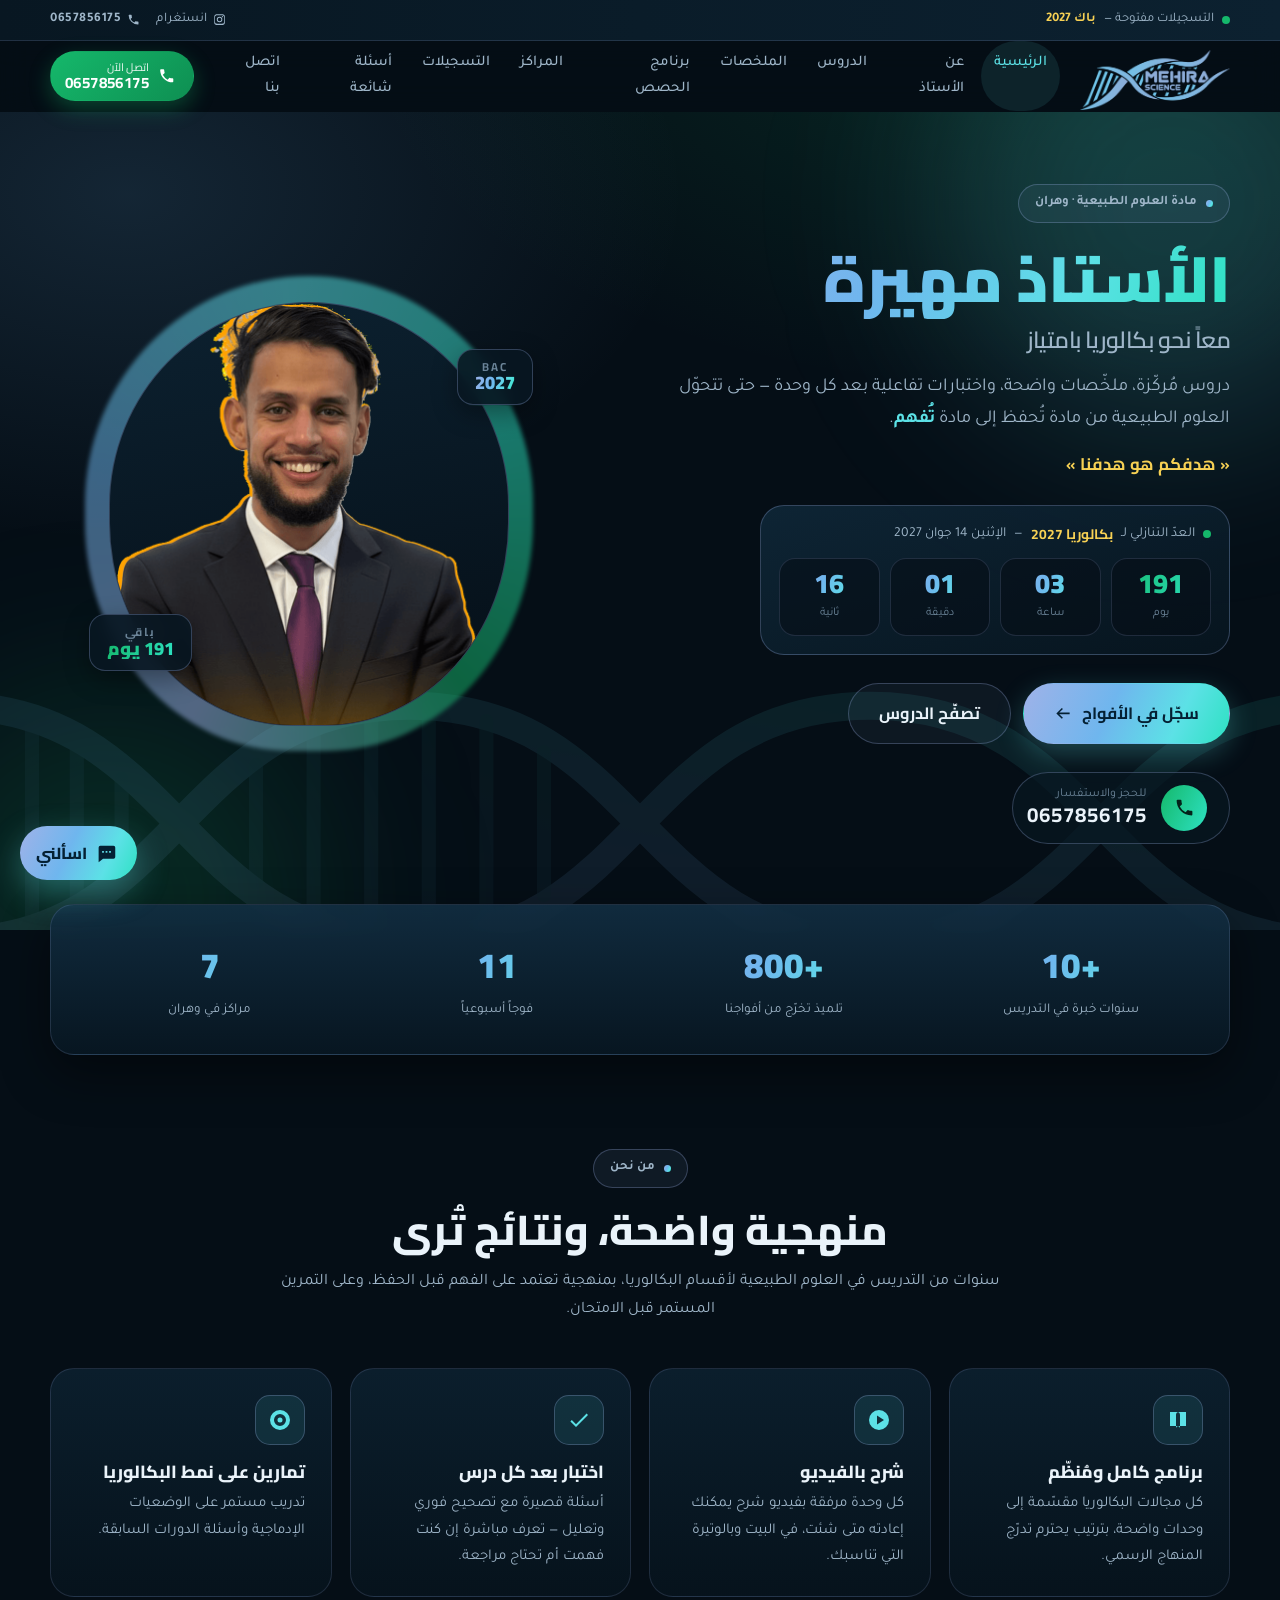
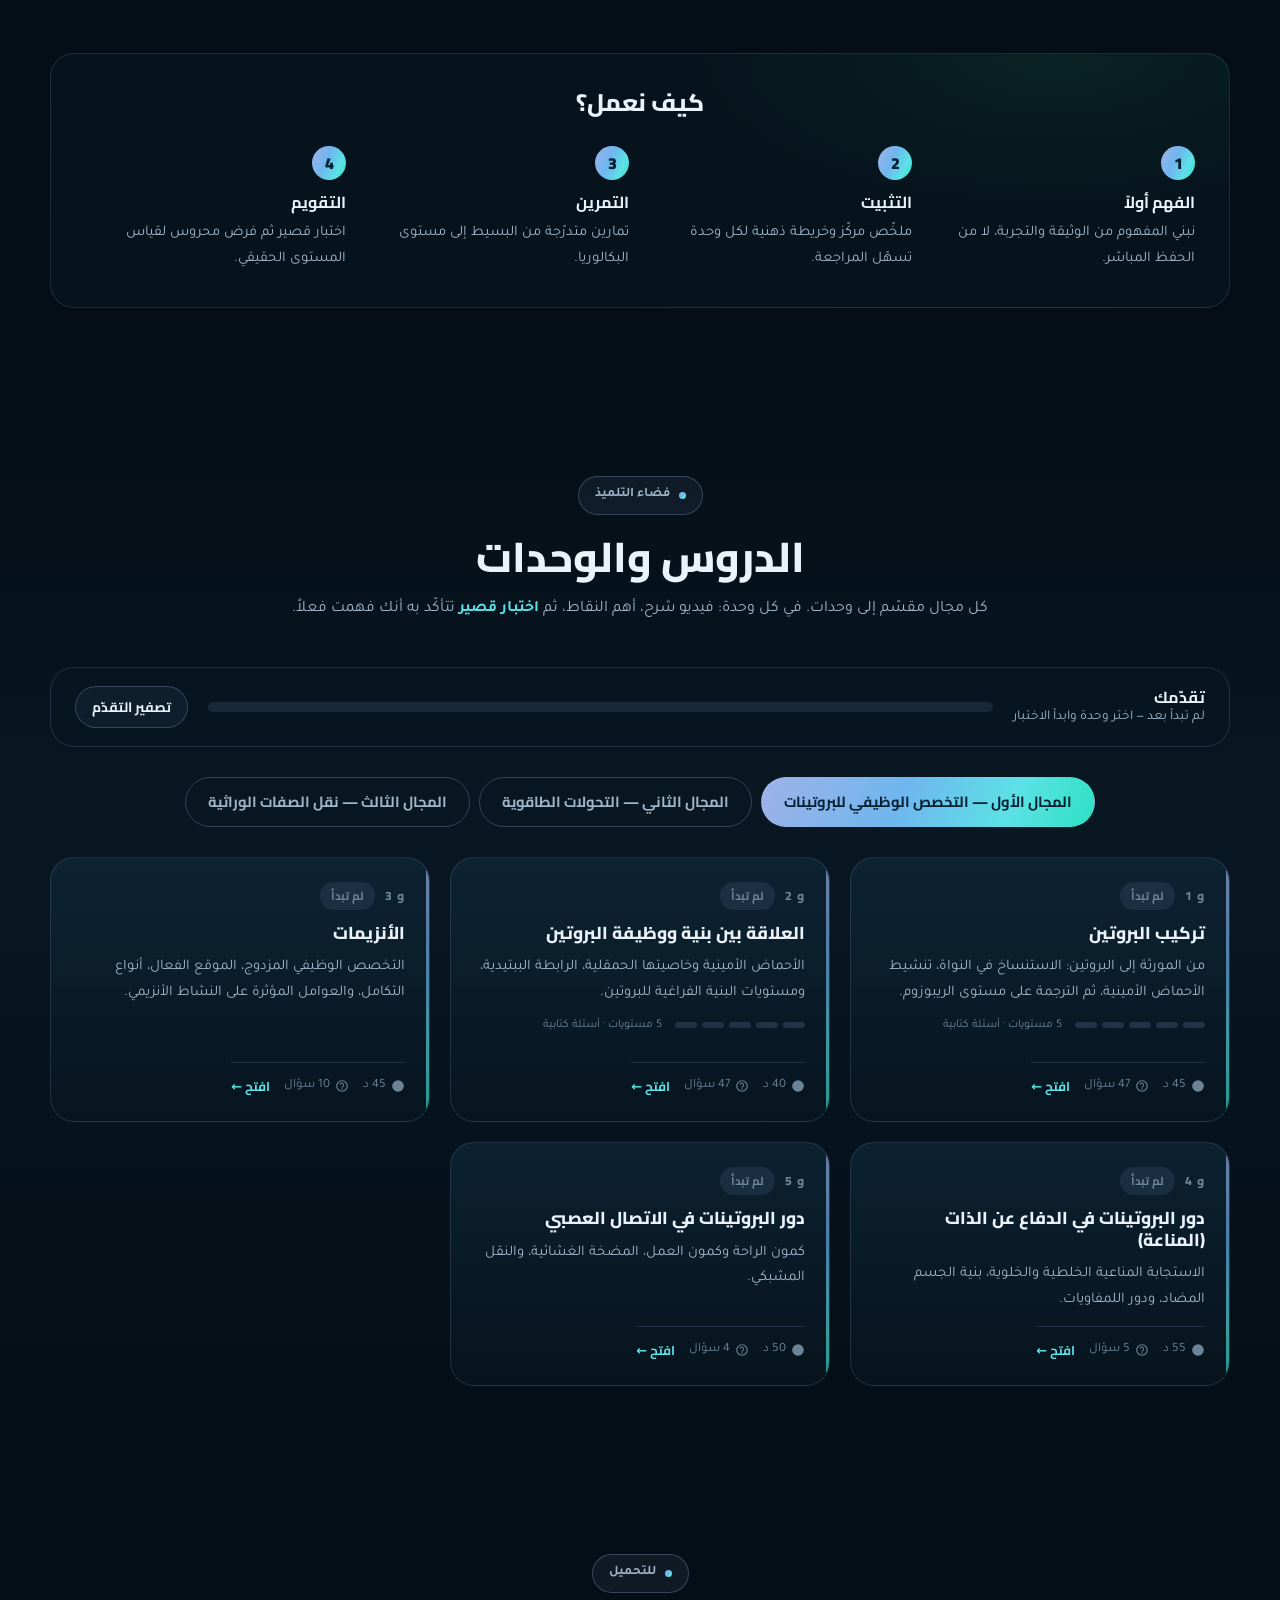
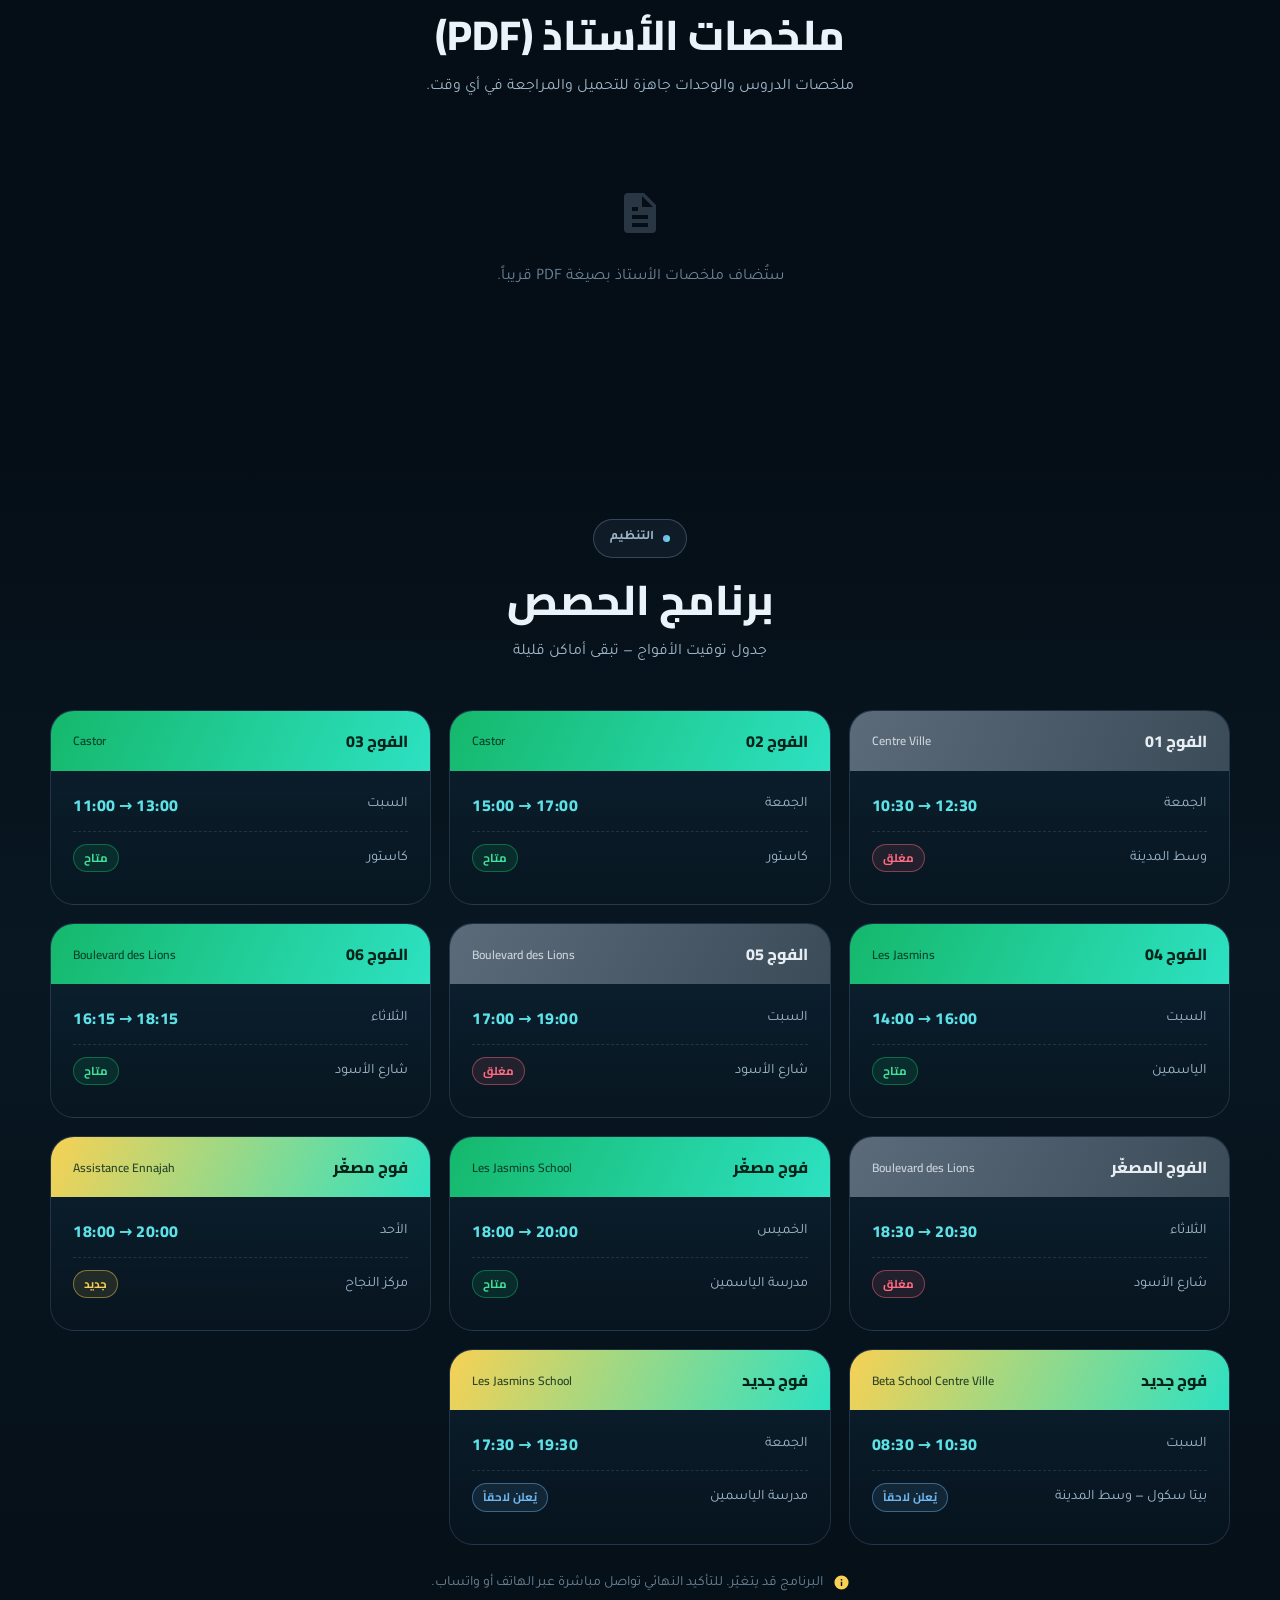
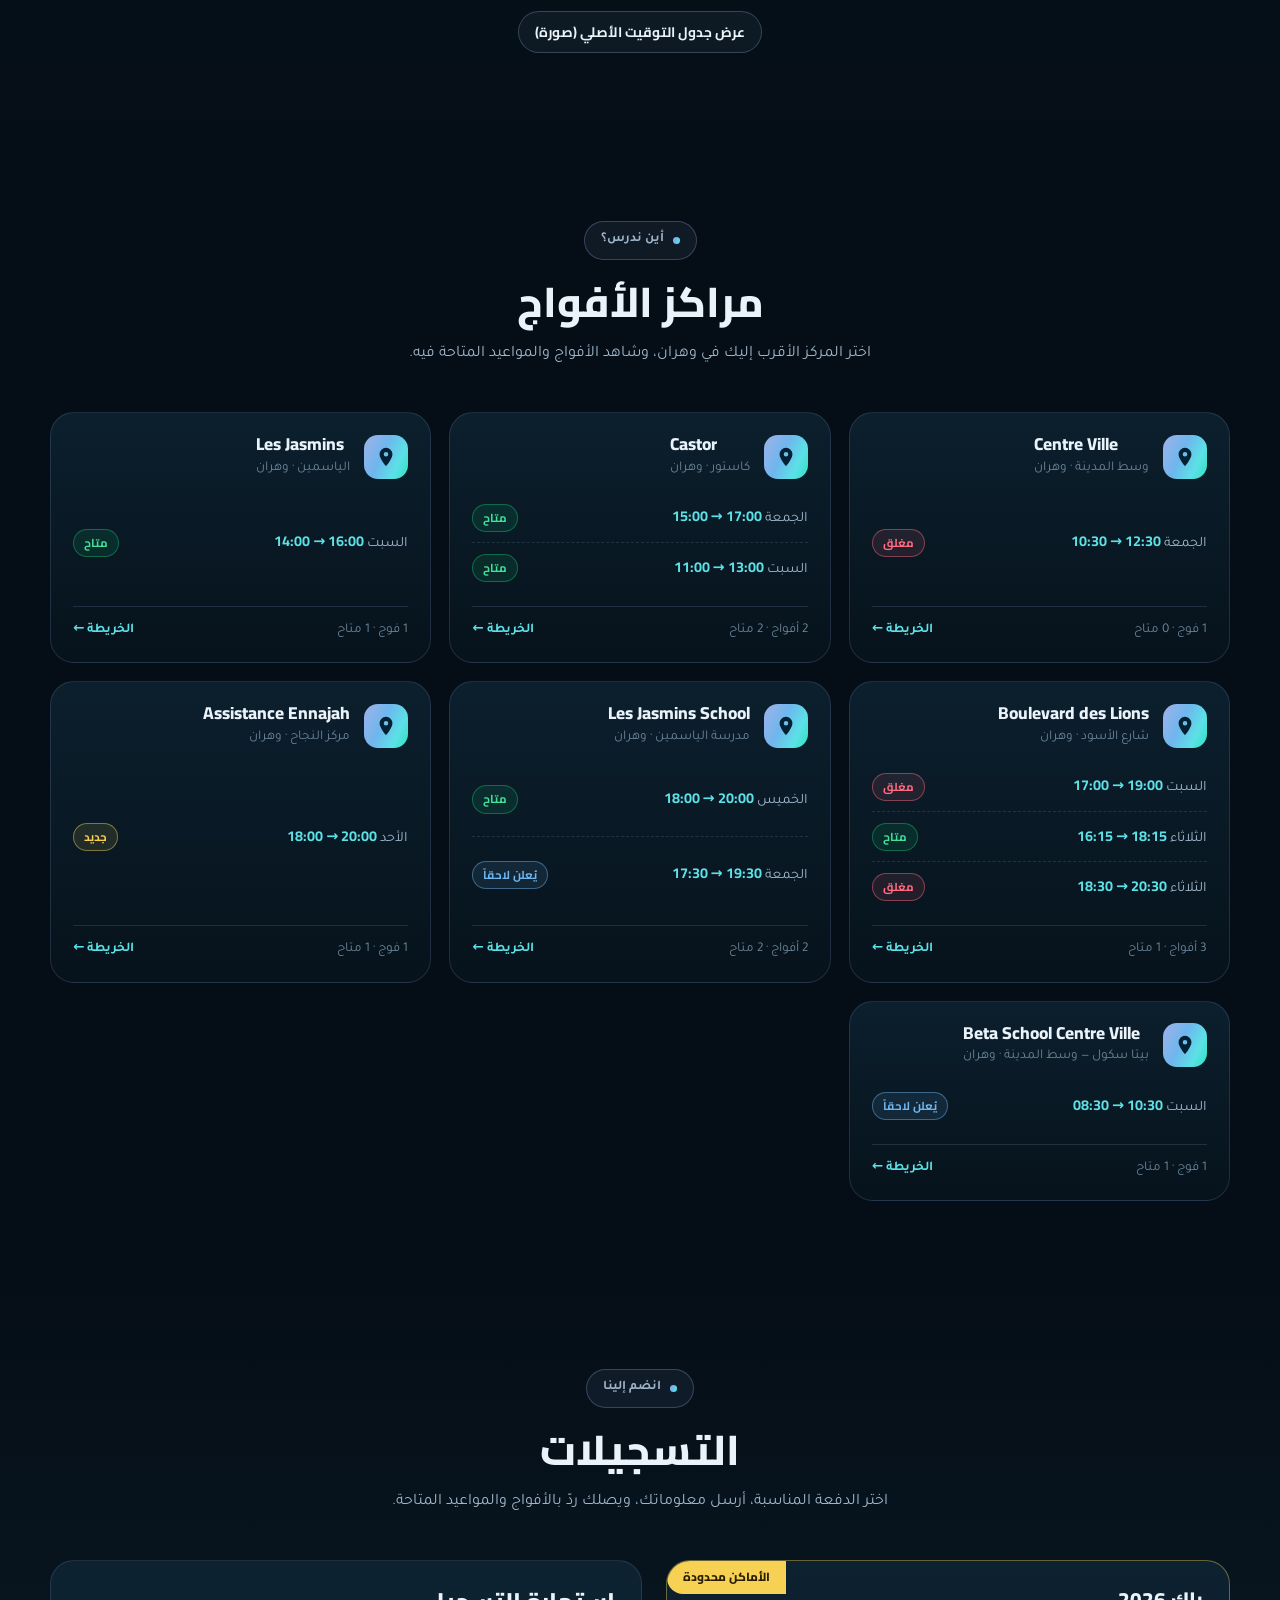
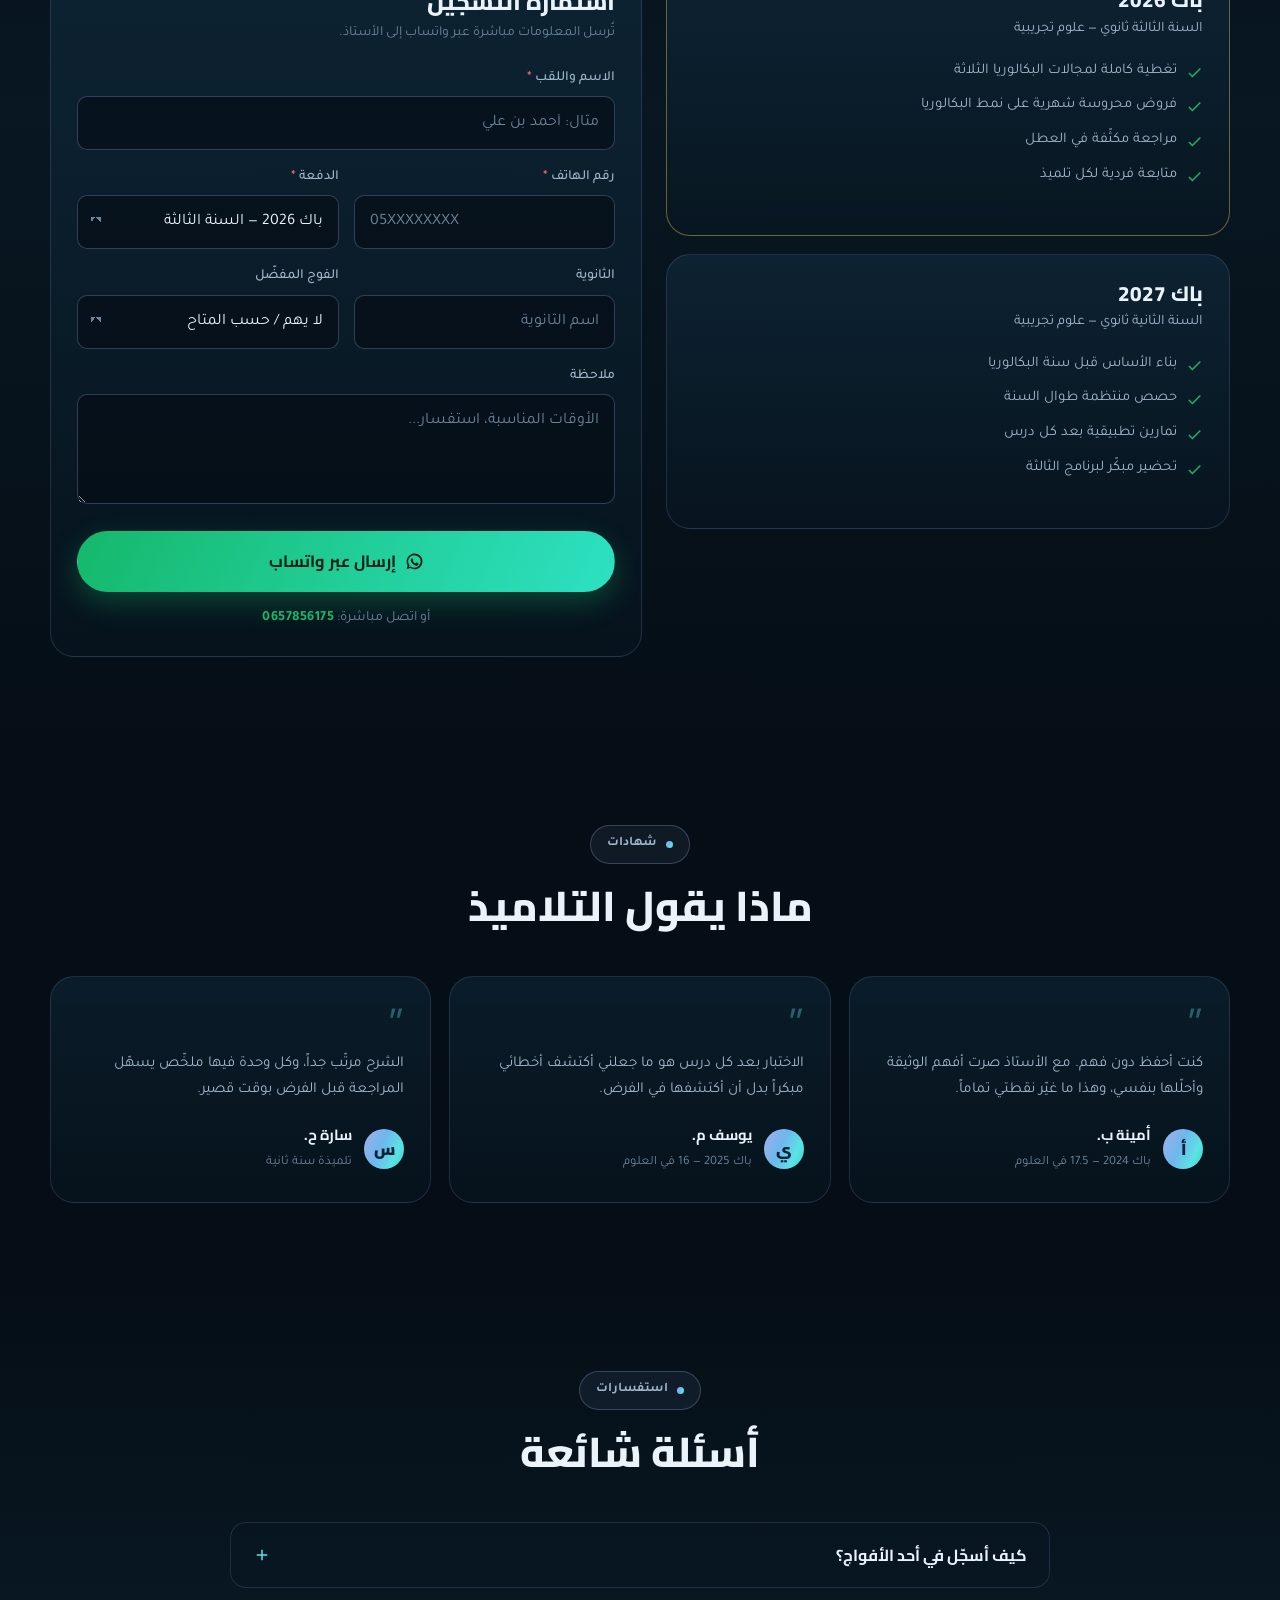
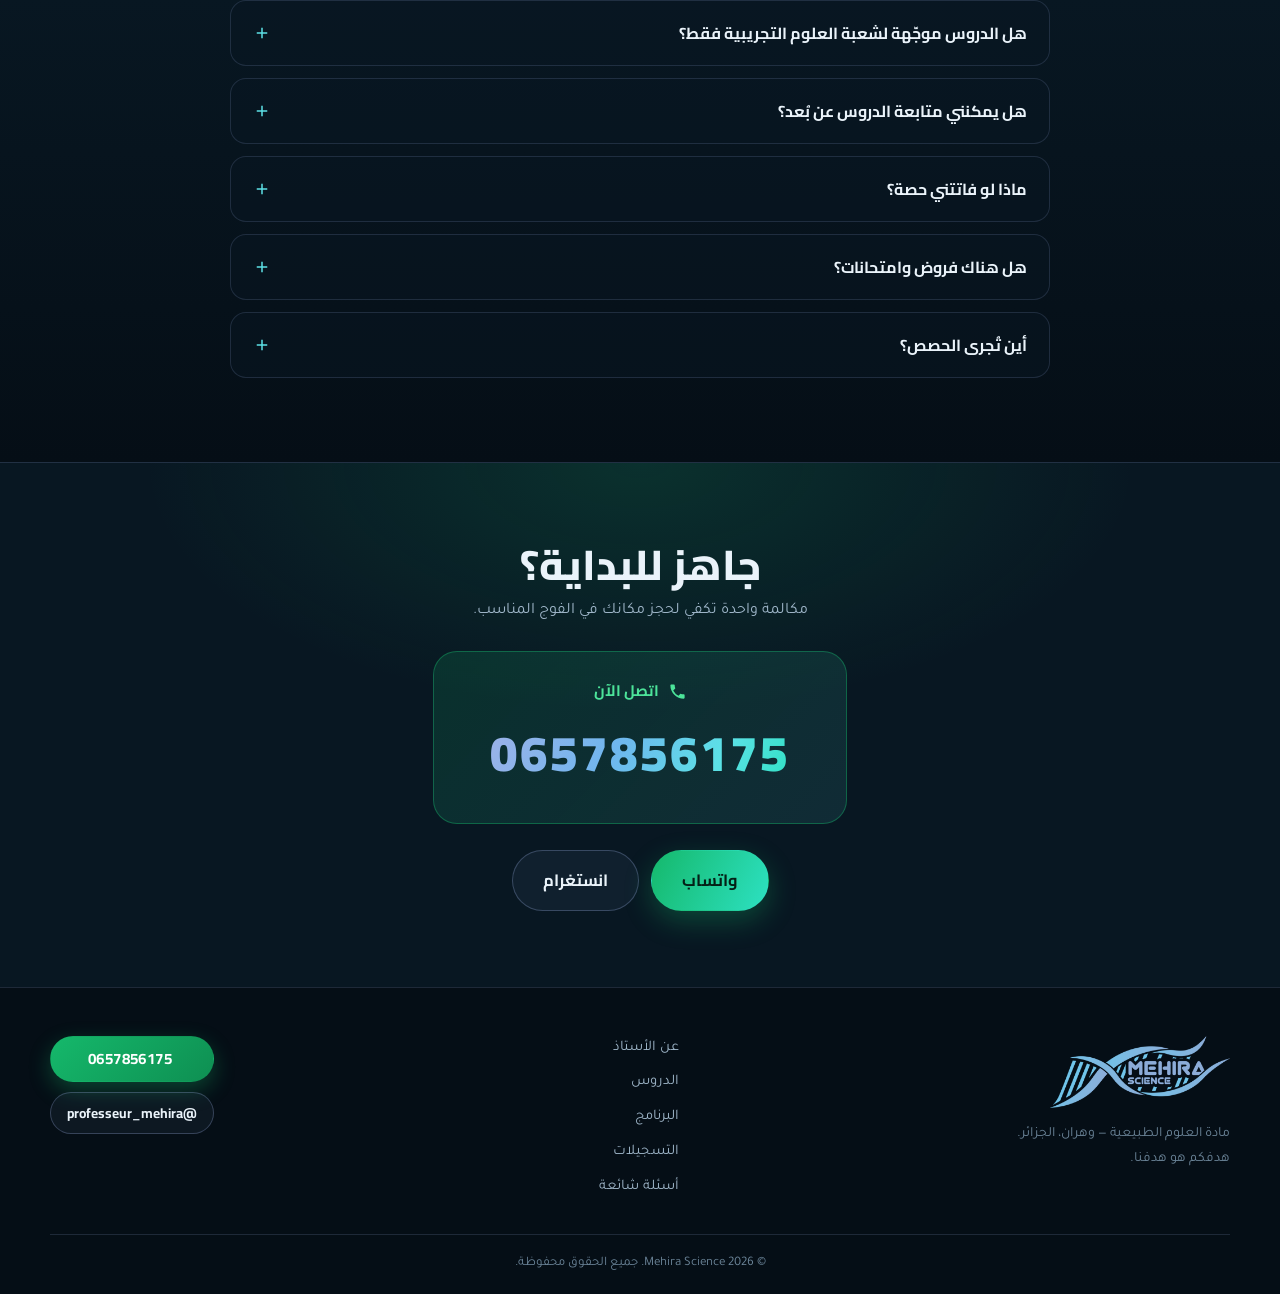
<file: index.html>
<!doctype html>
<html lang="ar" dir="rtl">
<head>
<meta charset="utf-8">
<meta name="viewport" content="width=device-width, initial-scale=1, viewport-fit=cover">
<title>الأستاذ مهيرة | العلوم الطبيعية — باك 2026 و 2027</title>
<meta name="description" content="دروس وحصص العلوم الطبيعية مع الأستاذ مهيرة بوهران. شرح مفصّل لكل الوحدات، اختبارات تفاعلية بعد كل درس، وبرنامج حصص منظّم لتلاميذ البكالوريا.">
<meta name="theme-color" content="#061018">

<meta property="og:type" content="website">
<meta property="og:title" content="الأستاذ مهيرة | العلوم الطبيعية">
<meta property="og:description" content="هدفكم هو هدفنا — دروس العلوم الطبيعية لباك 2026 و 2027.">
<meta property="og:image" content="assets/img/og.jpg">
<meta property="og:locale" content="ar_DZ">

<link rel="icon" href="assets/img/favicon.svg" type="image/svg+xml">
<link rel="apple-touch-icon" href="assets/img/logo.png">

<link rel="preconnect" href="https://fonts.googleapis.com">
<link rel="preconnect" href="https://fonts.gstatic.com" crossorigin>
<link href="https://fonts.googleapis.com/css2?family=Cairo:wght@400;600;700;800;900&family=Tajawal:wght@300;400;500;700;800&display=swap" rel="stylesheet">

<link rel="stylesheet" href="assets/css/style.css">
</head>

<body>

<a class="skip" href="#main">تخطّي إلى المحتوى</a>

<!-- ======================================================= شريط علوي -->
<div class="topbar">
  <div class="wrap topbar__in">
    <p class="topbar__msg">
      <span class="pulse"></span>
      التسجيلات مفتوحة — <strong>باك 2027</strong>
    </p>
    <div class="topbar__links">
      <a class="topbar__link" data-ig href="#" target="_blank" rel="noopener">
        <svg viewBox="0 0 24 24" aria-hidden="true"><path d="M12 2.2c3.2 0 3.6 0 4.9.07 1.2.05 1.8.25 2.2.42.56.22.96.48 1.38.9.42.42.68.82.9 1.38.17.4.37 1 .42 2.2.06 1.3.07 1.7.07 4.9s0 3.6-.07 4.9c-.05 1.2-.25 1.8-.42 2.2-.22.56-.48.96-.9 1.38-.42.42-.82.68-1.38.9-.4.17-1 .37-2.2.42-1.3.06-1.7.07-4.9.07s-3.6 0-4.9-.07c-1.2-.05-1.8-.25-2.2-.42a3.8 3.8 0 0 1-1.38-.9 3.8 3.8 0 0 1-.9-1.38c-.17-.4-.37-1-.42-2.2C2.2 15.6 2.2 15.2 2.2 12s0-3.6.07-4.9c.05-1.2.25-1.8.42-2.2.22-.56.48-.96.9-1.38.42-.42.82-.68 1.38-.9.4-.17 1-.37 2.2-.42C8.4 2.2 8.8 2.2 12 2.2m0 2c-3.1 0-3.5 0-4.7.07-.9.04-1.4.2-1.7.32-.43.17-.73.37-1.05.69-.32.32-.52.62-.69 1.05-.12.3-.28.8-.32 1.7C3.47 9.3 3.46 9.7 3.46 12s0 2.7.07 3.9c.04.9.2 1.4.32 1.7.17.43.37.73.69 1.05.32.32.62.52 1.05.69.3.12.8.28 1.7.32 1.2.06 1.6.07 4.7.07s3.5 0 4.7-.07c.9-.04 1.4-.2 1.7-.32.43-.17.73-.37 1.05-.69.32-.32.52-.62.69-1.05.12-.3.28-.8.32-1.7.06-1.2.07-1.6.07-3.9s0-2.7-.07-3.9c-.04-.9-.2-1.4-.32-1.7a2.9 2.9 0 0 0-.69-1.05 2.9 2.9 0 0 0-1.05-.69c-.3-.12-.8-.28-1.7-.32-1.2-.06-1.6-.07-4.7-.07z"/><path d="M12 6.9a5.1 5.1 0 1 0 0 10.2 5.1 5.1 0 0 0 0-10.2zm0 8.4a3.3 3.3 0 1 1 0-6.6 3.3 3.3 0 0 1 0 6.6z"/><circle cx="17.3" cy="6.7" r="1.2"/></svg>
        <span>انستغرام</span>
      </a>
      <a class="topbar__link topbar__link--phone" data-tel href="#">
        <svg viewBox="0 0 24 24" aria-hidden="true"><path d="M6.6 10.8a15.1 15.1 0 0 0 6.6 6.6l2.2-2.2c.3-.3.7-.4 1-.2 1.2.4 2.4.6 3.6.6.6 0 1 .5 1 1V20c0 .6-.4 1-1 1A17 17 0 0 1 3 4c0-.6.5-1 1-1h3.5c.6 0 1 .4 1 1 0 1.3.2 2.5.6 3.6.1.4 0 .8-.2 1l-2.3 2.2z"/></svg>
        <span dir="ltr" data-phone>—</span>
      </a>
    </div>
  </div>
</div>

<!-- ======================================================= الترويسة -->
<header class="site-header" id="siteHeader">
  <div class="wrap site-header__in">

    <a class="logo" href="#home" aria-label="الأستاذ مهيرة — الصفحة الرئيسية">
      <span class="logo__mark">
        <img src="assets/img/logo.png" alt="" data-logo
             onerror="this.closest('.logo__mark').classList.add('is-fallback');this.remove()">
        <svg class="logo__helix" viewBox="0 0 64 64" aria-hidden="true">
          <defs>
            <linearGradient id="gHelix" x1="0" y1="1" x2="1" y2="0">
              <stop offset="0" stop-color="#9FB2E8"/><stop offset=".5" stop-color="#6FB6EE"/><stop offset="1" stop-color="#5CE1E6"/>
            </linearGradient>
          </defs>
          <g fill="none" stroke="url(#gHelix)" stroke-width="4.5" stroke-linecap="round">
            <path d="M10 12C22 12 22 52 34 52S46 12 58 12"/>
            <path d="M10 52C22 52 22 12 34 12S46 52 58 52"/>
            <path d="M15 21h7M15 43h7M42 21h7M42 43h7" stroke-width="3" opacity=".7"/>
          </g>
        </svg>
      </span>
      <span class="logo__text"><strong>MEHIRA</strong><em>SCIENCE</em></span>
    </a>

    <nav class="nav" id="nav" aria-label="القائمة الرئيسية">
      <a href="#home">الرئيسية</a>
      <a href="#about">عن الأستاذ</a>
      <a href="#lessons">الدروس</a>
      <a href="#resources">الملخصات</a>
      <a href="#schedule">برنامج الحصص</a>
      <a href="#centers">المراكز</a>
      <a href="#register">التسجيلات</a>
      <a href="#faq">أسئلة شائعة</a>
      <a href="#contact">اتصل بنا</a>
    </nav>

    <div class="site-header__cta">
      <a class="btn btn--call" data-tel href="#">
        <svg viewBox="0 0 24 24" aria-hidden="true"><path d="M6.6 10.8a15.1 15.1 0 0 0 6.6 6.6l2.2-2.2c.3-.3.7-.4 1-.2 1.2.4 2.4.6 3.6.6.6 0 1 .5 1 1V20c0 .6-.4 1-1 1A17 17 0 0 1 3 4c0-.6.5-1 1-1h3.5c.6 0 1 .4 1 1 0 1.3.2 2.5.6 3.6.1.4 0 .8-.2 1l-2.3 2.2z"/></svg>
        <span class="btn__stack">
          <small>اتصل الآن</small>
          <b dir="ltr" data-phone>—</b>
        </span>
      </a>
      <button class="burger" id="burger" aria-label="فتح القائمة" aria-expanded="false" aria-controls="nav">
        <span></span><span></span><span></span>
      </button>
    </div>

  </div>
</header>

<main id="main">

<!-- ======================================================= البطل -->
<section class="hero" id="home">
  <div class="hero__bg" aria-hidden="true">
    <div class="hero__glow hero__glow--a"></div>
    <div class="hero__glow hero__glow--b"></div>
    <svg class="hero__dna" viewBox="0 0 1200 420" preserveAspectRatio="xMidYMid slice">
      <defs>
        <linearGradient id="gDna" x1="0" y1="1" x2="1" y2="0">
          <stop offset="0" stop-color="#9FB2E8"/><stop offset=".45" stop-color="#6FB6EE"/><stop offset="1" stop-color="#2DE1C2"/>
        </linearGradient>
      </defs>
      <g fill="none" stroke="url(#gDna)" stroke-linecap="round">
        <path d="M60 118C240 118 240 302 420 302S600 118 780 118S960 302 1140 302" stroke-width="22"/>
        <path d="M60 302C240 302 240 118 420 118S600 302 780 302S960 118 1140 118" stroke-width="22"/>
        <g stroke-width="11" opacity=".5">
          <path d="M90 121v178M125 132v156M160 151v118M195 175v70M300 164v92M345 137v146M390 121v178M435 119v182M480 130v160M525 154v112"/>
        </g>
      </g>
    </svg>
  </div>

  <div class="wrap hero__in">
    <div class="hero__copy">
      <p class="eyebrow"><span class="eyebrow__dot"></span> مادة العلوم الطبيعية · وهران</p>

      <h1 class="hero__title">
        <span class="grad">الأستاذ مهيرة</span>
        <span class="hero__title-sub">معاً نحو بكالوريا بامتياز</span>
      </h1>

      <p class="hero__lead">
        دروس مُركّزة، ملخّصات واضحة، واختبارات تفاعلية بعد كل وحدة —
        حتى تتحوّل العلوم الطبيعية من مادة تُحفظ إلى مادة <strong>تُفهم</strong>.
      </p>

      <p class="hero__motto">« هدفكم هو هدفنا »</p>

      <div class="countdown" id="bacCountdown" aria-label="العدّ التنازلي للبكالوريا">
        <p class="countdown__label">
          <span class="pulse"></span>
          العدّ التنازلي لـ <b id="bacLabel"></b> — <span id="bacDate"></span>
        </p>
        <div class="countdown__grid" role="timer">
          <div class="countdown__cell"><b data-cd="d">—</b><span>يوم</span></div>
          <div class="countdown__cell"><b data-cd="h">—</b><span>ساعة</span></div>
          <div class="countdown__cell"><b data-cd="m">—</b><span>دقيقة</span></div>
          <div class="countdown__cell"><b data-cd="s">—</b><span>ثانية</span></div>
        </div>
      </div>

      <div class="hero__actions">
        <a class="btn btn--primary btn--lg" href="#register">
          سجّل في الأفواج
          <svg viewBox="0 0 24 24" aria-hidden="true"><path d="M10 19l1.4-1.4L6.8 13H20v-2H6.8l4.6-4.6L10 5l-7 7z"/></svg>
        </a>
        <a class="btn btn--ghost btn--lg" href="#lessons">تصفّح الدروس</a>
      </div>

      <a class="trust-call" data-tel href="#">
        <span class="trust-call__ring">
          <svg viewBox="0 0 24 24" aria-hidden="true"><path d="M6.6 10.8a15.1 15.1 0 0 0 6.6 6.6l2.2-2.2c.3-.3.7-.4 1-.2 1.2.4 2.4.6 3.6.6.6 0 1 .5 1 1V20c0 .6-.4 1-1 1A17 17 0 0 1 3 4c0-.6.5-1 1-1h3.5c.6 0 1 .4 1 1 0 1.3.2 2.5.6 3.6.1.4 0 .8-.2 1l-2.3 2.2z"/></svg>
        </span>
        <span class="trust-call__txt">
          <small>للحجز والاستفسار</small>
          <b dir="ltr" data-phone>—</b>
        </span>
      </a>
    </div>

    <div class="hero__photo">
      <div class="hero__photo-ring" aria-hidden="true"></div>
      <div class="hero__photo-frame">
        <img src="assets/img/professor.png" alt="صورة الأستاذ مهيرة"
             onerror="this.closest('.hero__photo').classList.add('is-missing');this.remove()">
        <div class="photo-ph" aria-hidden="true">
          <svg viewBox="0 0 24 24"><path d="M12 12a5 5 0 1 0 0-10 5 5 0 0 0 0 10zm0 2c-5 0-9 2.5-9 5.5V22h18v-2.5c0-3-4-5.5-9-5.5z"/></svg>
          <p>ضع صورة الأستاذ هنا<br><code>assets/img/professor.png</code></p>
        </div>
      </div>
      <div class="hero__badge hero__badge--a"><b>BAC</b><span>2027</span></div>
      <div class="hero__badge hero__badge--b"><b>باقي</b><span id="bacDays">—</span></div>
    </div>
  </div>
</section>

<!-- ======================================================= أرقام -->
<section class="stats" aria-label="أرقام">
  <div class="wrap stats__grid" id="statsGrid"></div>
</section>

<!-- ======================================================= عن الأستاذ -->
<section class="section" id="about">
  <div class="wrap">
    <div class="sec-head">
      <p class="eyebrow"><span class="eyebrow__dot"></span> من نحن</p>
      <h2>منهجية واضحة، ونتائج تُرى</h2>
      <p class="sec-head__lead">
        سنوات من التدريس في العلوم الطبيعية لأقسام البكالوريا، بمنهجية تعتمد على
        الفهم قبل الحفظ، وعلى التمرين المستمر قبل الامتحان.
      </p>
    </div>

    <div class="features" id="featuresGrid"></div>

    <div class="method">
      <h3 class="method__title">كيف نعمل؟</h3>
      <ol class="method__steps" id="methodSteps"></ol>
    </div>
  </div>
</section>

<!-- ======================================================= الدروس -->
<section class="section section--alt" id="lessons">
  <div class="wrap">
    <div class="sec-head">
      <p class="eyebrow"><span class="eyebrow__dot"></span> فضاء التلميذ</p>
      <h2>الدروس والوحدات</h2>
      <p class="sec-head__lead">
        كل مجال مقسّم إلى وحدات. في كل وحدة: فيديو شرح، أهم النقاط،
        ثم <strong>اختبار قصير</strong> تتأكّد به أنك فهمت فعلاً.
      </p>
    </div>

    <div class="progress-card">
      <div class="progress-card__txt">
        <b>تقدّمك</b>
        <span id="progressLabel">لم تبدأ بعد — اختر وحدة وابدأ الاختبار</span>
      </div>
      <div class="progress-card__bar"><i id="progressBar"></i></div>
      <button class="btn btn--ghost btn--sm" id="resetProgress" type="button">تصفير التقدّم</button>
    </div>

    <div class="tabs" id="fieldTabs" role="tablist" aria-label="المجالات"></div>
    <div class="units" id="unitsGrid"></div>
  </div>
</section>

<!-- ======================================================= الملخصات -->
<section class="section" id="resources">
  <div class="wrap">
    <div class="sec-head">
      <p class="eyebrow"><span class="eyebrow__dot"></span> للتحميل</p>
      <h2>ملخصات الأستاذ (PDF)</h2>
      <p class="sec-head__lead">ملخصات الدروس والوحدات جاهزة للتحميل والمراجعة في أي وقت.</p>
    </div>
    <div id="resourcesGrid"></div>
  </div>
</section>

<!-- ======================================================= البرنامج -->
<section class="section section--alt" id="schedule">
  <div class="wrap">
    <div class="sec-head">
      <p class="eyebrow"><span class="eyebrow__dot"></span> التنظيم</p>
      <h2>برنامج الحصص</h2>
      <p class="sec-head__lead" id="scheduleNote"></p>
    </div>
    <div class="groups" id="groupsGrid"></div>
    <p class="note">
      <svg viewBox="0 0 24 24" aria-hidden="true"><path d="M12 2a10 10 0 1 0 0 20 10 10 0 0 0 0-20zm1 15h-2v-6h2zm0-8h-2V7h2z"/></svg>
      البرنامج قد يتغيّر. للتأكيد النهائي تواصل مباشرة عبر الهاتف أو واتساب.
    </p>
    <p class="schedule__poster">
      <a class="btn btn--ghost btn--sm" id="schedulePoster" href="#" target="_blank" rel="noopener">عرض جدول التوقيت الأصلي (صورة)</a>
    </p>
  </div>
</section>

<!-- ======================================================= المراكز -->
<section class="section" id="centers">
  <div class="wrap">
    <div class="sec-head">
      <p class="eyebrow"><span class="eyebrow__dot"></span> أين ندرس؟</p>
      <h2>مراكز الأفواج</h2>
      <p class="sec-head__lead">اختر المركز الأقرب إليك في وهران، وشاهد الأفواج والمواعيد المتاحة فيه.</p>
    </div>
    <div class="centers" id="centersGrid"></div>
  </div>
</section>

<!-- ======================================================= التسجيلات -->
<section class="section section--alt" id="register">
  <div class="wrap">
    <div class="sec-head">
      <p class="eyebrow"><span class="eyebrow__dot"></span> انضم إلينا</p>
      <h2>التسجيلات</h2>
      <p class="sec-head__lead">اختر الدفعة المناسبة، أرسل معلوماتك، ويصلك ردّ بالأفواج والمواعيد المتاحة.</p>
    </div>

    <div class="reg">
      <div class="reg__cards" id="regCards"></div>

      <form class="reg__form card" id="regForm" novalidate>
        <h3>استمارة التسجيل</h3>
        <p class="reg__hint">تُرسل المعلومات مباشرة عبر واتساب إلى الأستاذ.</p>

        <div class="field">
          <label for="f-name">الاسم واللقب <span>*</span></label>
          <input id="f-name" name="name" type="text" required autocomplete="name" placeholder="مثال: أحمد بن علي">
        </div>

        <div class="field-row">
          <div class="field">
            <label for="f-phone">رقم الهاتف <span>*</span></label>
            <input id="f-phone" name="phone" type="tel" required dir="ltr" inputmode="tel" placeholder="05XXXXXXXX">
          </div>
          <div class="field">
            <label for="f-year">الدفعة <span>*</span></label>
            <select id="f-year" name="year" required>
              <option>باك 2026 — السنة الثالثة</option>
              <option>باك 2027 — السنة الثانية</option>
            </select>
          </div>
        </div>

        <div class="field-row">
          <div class="field">
            <label for="f-school">الثانوية</label>
            <input id="f-school" name="school" type="text" placeholder="اسم الثانوية">
          </div>
          <div class="field">
            <label for="f-area">الفوج المفضّل</label>
            <select id="f-area" name="area"></select>
          </div>
        </div>

        <div class="field">
          <label for="f-msg">ملاحظة</label>
          <textarea id="f-msg" name="msg" rows="3" placeholder="الأوقات المناسبة، استفسار..."></textarea>
        </div>

        <button class="btn btn--wa btn--lg btn--block" type="submit">
          <svg viewBox="0 0 24 24" aria-hidden="true"><path d="M12 2a10 10 0 0 0-8.6 15l-1.3 4.7 4.8-1.3A10 10 0 1 0 12 2zm0 2a8 8 0 1 1-4.1 14.9l-.3-.2-2.5.7.7-2.4-.2-.3A8 8 0 0 1 12 4zm4.6 10.2c-.2-.1-1.4-.7-1.6-.8s-.4-.1-.5.1l-.7.9c-.1.2-.3.2-.5.1a6.5 6.5 0 0 1-3.2-2.8c-.1-.2 0-.4.1-.5l.4-.5c.1-.2.1-.3 0-.5l-.7-1.6c-.2-.4-.4-.4-.5-.4h-.5c-.2 0-.5.1-.7.3-.3.3-.9.9-.9 2.1s.9 2.4 1 2.6c.1.2 1.7 2.7 4.2 3.7 1.6.6 2.2.7 3 .6.5-.1 1.4-.6 1.6-1.2.2-.6.2-1.1.1-1.2z"/></svg>
          إرسال عبر واتساب
        </button>
        <p class="reg__or">أو اتصل مباشرة: <a data-tel href="#" dir="ltr" data-phone>—</a></p>
      </form>
    </div>
  </div>
</section>

<!-- ======================================================= آراء -->
<section class="section" id="testimonials">
  <div class="wrap">
    <div class="sec-head">
      <p class="eyebrow"><span class="eyebrow__dot"></span> شهادات</p>
      <h2>ماذا يقول التلاميذ</h2>
    </div>
    <div class="quotes" id="quotesGrid"></div>
  </div>
</section>

<!-- ======================================================= أسئلة -->
<section class="section section--alt" id="faq">
  <div class="wrap wrap--narrow">
    <div class="sec-head">
      <p class="eyebrow"><span class="eyebrow__dot"></span> استفسارات</p>
      <h2>أسئلة شائعة</h2>
    </div>
    <div class="faq" id="faqList"></div>
  </div>
</section>

<!-- ======================================================= اتصل -->
<section class="contact" id="contact">
  <div class="wrap contact__in">
    <div class="contact__copy">
      <h2>جاهز للبداية؟</h2>
      <p>مكالمة واحدة تكفي لحجز مكانك في الفوج المناسب.</p>
    </div>

    <a class="bigphone" data-tel href="#">
      <span class="bigphone__label">
        <svg viewBox="0 0 24 24" aria-hidden="true"><path d="M6.6 10.8a15.1 15.1 0 0 0 6.6 6.6l2.2-2.2c.3-.3.7-.4 1-.2 1.2.4 2.4.6 3.6.6.6 0 1 .5 1 1V20c0 .6-.4 1-1 1A17 17 0 0 1 3 4c0-.6.5-1 1-1h3.5c.6 0 1 .4 1 1 0 1.3.2 2.5.6 3.6.1.4 0 .8-.2 1l-2.3 2.2z"/></svg>
        اتصل الآن
      </span>
      <span class="bigphone__num" dir="ltr" data-phone>—</span>
    </a>

    <div class="contact__alt">
      <a class="btn btn--wa btn--lg" data-wa href="#">واتساب</a>
      <a class="btn btn--ghost btn--lg" data-ig href="#" target="_blank" rel="noopener">انستغرام</a>
    </div>
  </div>
</section>

</main>

<!-- ======================================================= التذييل -->
<footer class="site-footer">
  <div class="wrap site-footer__in">
    <div class="site-footer__brand">
      <img class="site-footer__logo" src="assets/img/logo.png" alt="Mehira Science" width="180" height="72"
           onerror="this.remove()">
      <p>مادة العلوم الطبيعية — وهران، الجزائر.<br>هدفكم هو هدفنا.</p>
    </div>
    <nav class="site-footer__nav" aria-label="روابط التذييل">
      <a href="#about">عن الأستاذ</a>
      <a href="#lessons">الدروس</a>
      <a href="#schedule">البرنامج</a>
      <a href="#register">التسجيلات</a>
      <a href="#faq">أسئلة شائعة</a>
    </nav>
    <div class="site-footer__contact">
      <a class="btn btn--call btn--sm" data-tel href="#"><b dir="ltr" data-phone>—</b></a>
      <a class="btn btn--ghost btn--sm" data-ig href="#" target="_blank" rel="noopener">@professeur_mehira</a>
    </div>
  </div>
  <div class="wrap site-footer__bar">
    <p>© <span id="year"></span> Mehira Science. جميع الحقوق محفوظة.</p>
  </div>
</footer>

<!-- ======================================================= شريط الاتصال -->
<div class="dock" id="dock">
  <a class="dock__btn dock__btn--call" data-tel href="#">
    <svg viewBox="0 0 24 24" aria-hidden="true"><path d="M6.6 10.8a15.1 15.1 0 0 0 6.6 6.6l2.2-2.2c.3-.3.7-.4 1-.2 1.2.4 2.4.6 3.6.6.6 0 1 .5 1 1V20c0 .6-.4 1-1 1A17 17 0 0 1 3 4c0-.6.5-1 1-1h3.5c.6 0 1 .4 1 1 0 1.3.2 2.5.6 3.6.1.4 0 .8-.2 1l-2.3 2.2z"/></svg>
    <span>اتصل الآن</span>
  </a>
  <a class="dock__btn dock__btn--wa" data-wa href="#">
    <svg viewBox="0 0 24 24" aria-hidden="true"><path d="M12 2a10 10 0 0 0-8.6 15l-1.3 4.7 4.8-1.3A10 10 0 1 0 12 2zm0 2a8 8 0 1 1-4.1 14.9l-.3-.2-2.5.7.7-2.4-.2-.3A8 8 0 0 1 12 4zm4.6 10.2c-.2-.1-1.4-.7-1.6-.8s-.4-.1-.5.1l-.7.9c-.1.2-.3.2-.5.1a6.5 6.5 0 0 1-3.2-2.8c-.1-.2 0-.4.1-.5l.4-.5c.1-.2.1-.3 0-.5l-.7-1.6c-.2-.4-.4-.4-.5-.4h-.5c-.2 0-.5.1-.7.3-.3.3-.9.9-.9 2.1s.9 2.4 1 2.6c.1.2 1.7 2.7 4.2 3.7 1.6.6 2.2.7 3 .6.5-.1 1.4-.6 1.6-1.2.2-.6.2-1.1.1-1.2z"/></svg>
    <span>واتساب</span>
  </a>
</div>

<!-- ======================================================= نافذة الدرس -->
<div class="modal" id="lessonModal" role="dialog" aria-modal="true" aria-labelledby="lessonTitle" hidden>
  <div class="modal__scrim" data-close></div>
  <div class="modal__panel" role="document">

    <header class="modal__head">
      <div>
        <p class="modal__field" id="lessonField"></p>
        <h3 id="lessonTitle"></h3>
      </div>
      <button class="modal__x" type="button" data-close aria-label="إغلاق">
        <svg viewBox="0 0 24 24" aria-hidden="true"><path d="M19 6.4 17.6 5 12 10.6 6.4 5 5 6.4 10.6 12 5 17.6 6.4 19 12 13.4 17.6 19 19 17.6 13.4 12z"/></svg>
      </button>
    </header>

    <div class="modal__tabs" role="tablist">
      <button class="modal__tab is-active" type="button" data-pane="lesson" role="tab">الدرس</button>
      <button class="modal__tab" type="button" data-pane="quiz" role="tab">الاختبار</button>
    </div>

    <div class="modal__body">
      <div class="pane is-active" data-pane-body="lesson">
        <div class="player" id="player"></div>
        <p class="lesson__src" id="lessonSource" hidden></p>
        <h4 class="pane__h">أهم النقاط</h4>
        <ul class="points" id="lessonPoints"></ul>
        <div id="lessonFigure"></div>
        <div id="lessonFiles"></div>
        <div class="pane__cta">
          <button class="btn btn--primary" type="button" id="goQuiz">ابدأ الاختبار</button>
        </div>
      </div>
      <div class="pane" data-pane-body="quiz">
        <div id="quizWrap"></div>
      </div>
    </div>

  </div>
</div>

<!-- ======================================================= المساعد الآلي -->
<button class="bot-fab" id="botFab" type="button" aria-label="فتح المساعد" aria-expanded="false" aria-controls="botPanel">
  <svg viewBox="0 0 24 24" aria-hidden="true"><path d="M4 3h16a2 2 0 0 1 2 2v11a2 2 0 0 1-2 2H8l-5 4V5a2 2 0 0 1 2-2zm3 6v2h2V9zm4 0v2h2V9zm4 0v2h2V9z"/></svg>
  <span>اسألني</span>
</button>

<section class="bot" id="botPanel" role="dialog" aria-labelledby="botName" hidden>
  <header class="bot__head">
    <span class="bot__av"><img src="assets/img/logo.png" alt=""></span>
    <div class="bot__who"><b id="botName">المساعد</b><small><span class="pulse"></span> يجيب فوراً</small></div>
    <button class="bot__x" id="botClose" type="button" aria-label="إغلاق المساعد">
      <svg viewBox="0 0 24 24" aria-hidden="true"><path d="M19 6.4 17.6 5 12 10.6 6.4 5 5 6.4 10.6 12 5 17.6 6.4 19 12 13.4 17.6 19 19 17.6 13.4 12z"/></svg>
    </button>
  </header>
  <div class="bot__log" id="botLog" aria-live="polite"></div>
  <div class="bot__chips" id="botChips"></div>
  <form class="bot__form" id="botForm" autocomplete="off">
    <input id="botInput" type="text" placeholder="اكتب سؤالك هنا..." aria-label="سؤالك">
    <button type="submit" aria-label="إرسال">
      <svg viewBox="0 0 24 24" aria-hidden="true"><path d="M3 20.5 21 12 3 3.5 3 10l12 2-12 2z"/></svg>
    </button>
  </form>
</section>

<script src="assets/js/content.js"></script>
<script src="assets/js/grader.js"></script>
<script src="assets/js/app.js"></script>
</body>
</html>
</file>
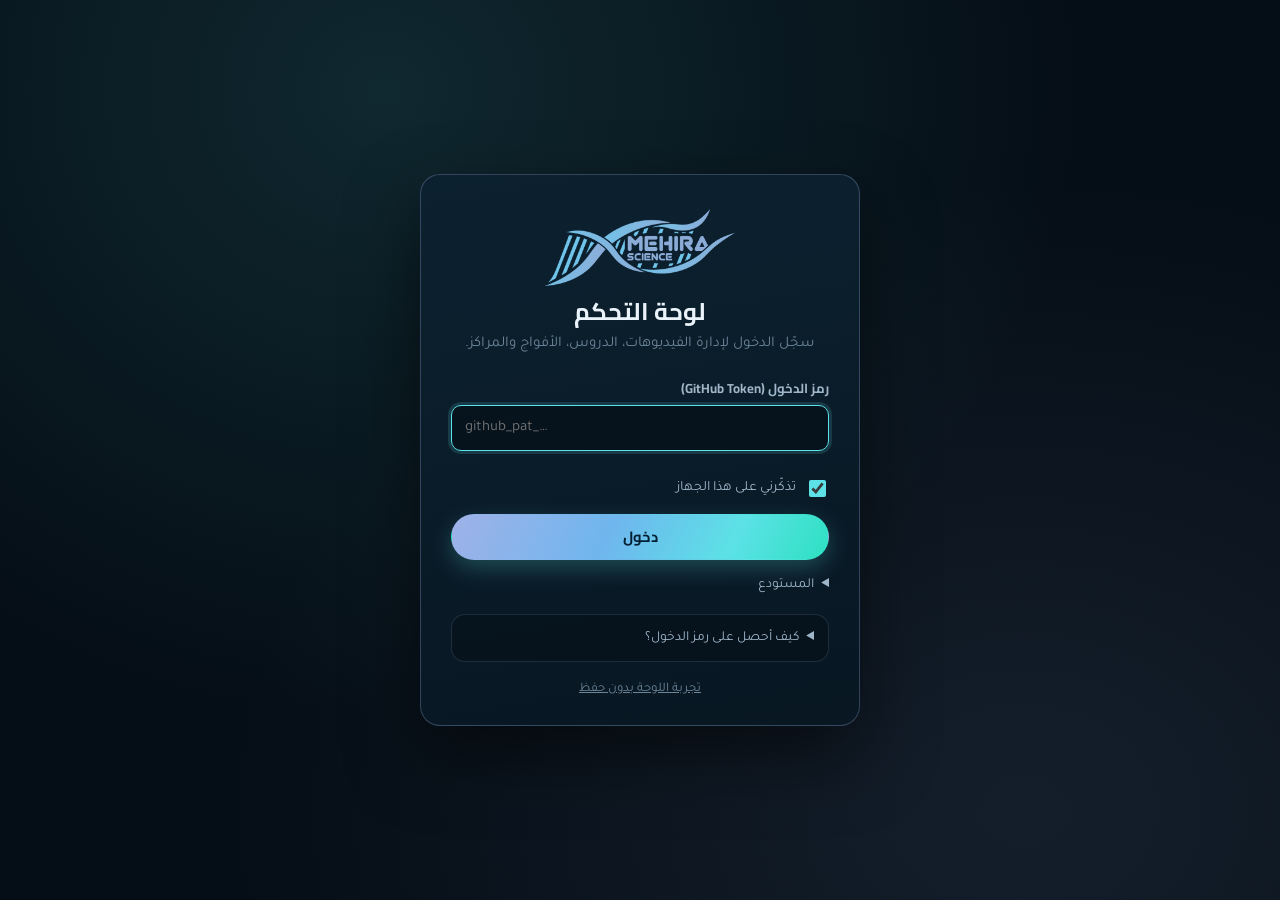
<file: admin/index.html>
<!doctype html>
<html lang="ar" dir="rtl">
<head>
<meta charset="utf-8">
<meta name="viewport" content="width=device-width, initial-scale=1, viewport-fit=cover">
<meta name="robots" content="noindex, nofollow">
<meta name="theme-color" content="#061018">
<title>لوحة التحكم — Mehira Science</title>
<link rel="icon" href="../assets/img/favicon.svg" type="image/svg+xml">
<link rel="preconnect" href="https://fonts.googleapis.com">
<link rel="preconnect" href="https://fonts.gstatic.com" crossorigin>
<link href="https://fonts.googleapis.com/css2?family=Cairo:wght@400;600;700;800;900&family=Tajawal:wght@400;500;700;800&display=swap" rel="stylesheet">
<link rel="stylesheet" href="admin.css">
</head>
<body>
<div id="app"><p class="boot">جارٍ التحميل…</p></div>
<div id="toasts" aria-live="polite"></div>
<script src="../assets/js/grader.js"></script>
<script src="config.js"></script>
<script src="admin.js"></script>
</body>
</html>
</file>
<file: assets/css/style.css>
/* ============================================================
   Mehira Science — نظام التصميم
   ألوان مستخرجة من الشعار (الحلزون الأزرق/السماوي) ومن الإعلانات
   (الأخضر والذهبي على خلفية داكنة).
   ============================================================ */

:root{
  /* الخلفيات الداكنة */
  --ink-900:#050E16;
  --ink-800:#081722;
  --ink-700:#0C2130;
  --ink-600:#122E42;
  --ink-500:#1B3F58;

  /* ألوان العلامة */
  --peri:#9FB2E8;      /* بنفسجي-أزرق فاتح من الشعار */
  --azure:#6FB6EE;     /* أزرق سماوي */
  --sky:#5CE1E6;       /* سماوي ساطع */
  --mint:#2DE1C2;

  /* ألوان الفعل */
  --green:#15B86B;
  --green-700:#0E8F52;
  --gold:#F7D154;
  --rose:#FF6B81;

  /* النص */
  --fg:#EAF3FA;
  --fg-dim:#9FB6C9;
  --fg-faint:#6B8498;

  --line:rgba(159,178,232,.16);
  --line-2:rgba(159,178,232,.28);

  --grad: linear-gradient(115deg,#9FB2E8 0%,#6FB6EE 42%,#5CE1E6 74%,#2DE1C2 100%);
  --grad-green: linear-gradient(115deg,#15B86B,#2DE1C2);

  --shadow: 0 18px 50px rgba(0,0,0,.45);
  --shadow-sm: 0 8px 24px rgba(0,0,0,.35);

  --r-sm:10px; --r:16px; --r-lg:24px; --r-pill:999px;

  --f-head:'Cairo', system-ui, 'Segoe UI', sans-serif;
  --f-body:'Tajawal', system-ui, 'Segoe UI', sans-serif;

  --wrap:1180px;
  --dock-h:0px;
}

*{box-sizing:border-box}
html{scroll-behavior:smooth; scroll-padding-top:96px; -webkit-text-size-adjust:100%}
@media (prefers-reduced-motion:reduce){ html{scroll-behavior:auto} *{animation:none!important; transition:none!important} }

body{
  margin:0;
  font-family:var(--f-body);
  font-size:16px;
  line-height:1.75;
  color:var(--fg);
  background:var(--ink-900);
  overflow-x:hidden;
  padding-bottom:var(--dock-h);
}

h1,h2,h3,h4{font-family:var(--f-head); line-height:1.25; margin:0 0 .5em; font-weight:800}
h2{font-size:clamp(1.65rem,3.4vw,2.6rem)}
h3{font-size:clamp(1.15rem,2vw,1.5rem)}
p{margin:0 0 1em}
a{color:inherit; text-decoration:none}
img{max-width:100%; display:block}
svg{width:1em; height:1em; fill:currentColor; flex:none}
ul,ol{margin:0; padding:0; list-style:none}
button{font:inherit; color:inherit; background:none; border:0; cursor:pointer}
input,select,textarea{font:inherit}

.wrap{width:min(var(--wrap),100% - 40px); margin-inline:auto}
.wrap--narrow{width:min(820px,100% - 40px)}
@media (max-width:640px){ .wrap,.wrap--narrow{width:calc(100% - 28px)} }

.skip{position:absolute; inset-inline-start:-9999px; top:0; z-index:999; background:var(--green); color:#fff; padding:10px 18px; border-radius:0 0 var(--r-sm) var(--r-sm)}
.skip:focus{inset-inline-start:16px}

:focus-visible{outline:2px solid var(--sky); outline-offset:3px; border-radius:6px}

/* ============================================================ أزرار */
.btn{
  display:inline-flex; align-items:center; justify-content:center; gap:9px;
  padding:12px 22px; border-radius:var(--r-pill);
  font-family:var(--f-head); font-weight:700; font-size:.95rem;
  border:1px solid transparent; cursor:pointer;
  transition:transform .16s ease, box-shadow .2s ease, background .2s ease, border-color .2s ease;
  white-space:nowrap;
}
.btn:hover{transform:translateY(-2px)}
.btn:active{transform:translateY(0)}
.btn svg{width:1.15em; height:1.15em}
.btn--lg{padding:15px 30px; font-size:1.02rem}
.btn--sm{padding:8px 16px; font-size:.86rem}
.btn--block{width:100%}

.btn--primary{background:var(--grad); color:#042033; box-shadow:0 10px 28px rgba(92,225,230,.28)}
.btn--primary:hover{box-shadow:0 16px 38px rgba(92,225,230,.4)}

.btn--ghost{border-color:var(--line-2); color:var(--fg); background:rgba(159,178,232,.06)}
.btn--ghost:hover{border-color:var(--sky); background:rgba(92,225,230,.1)}

.btn--wa{background:var(--grad-green); color:#042016; box-shadow:0 10px 28px rgba(21,184,107,.3)}
.btn--wa:hover{box-shadow:0 16px 38px rgba(21,184,107,.42)}

.btn--call{
  background:linear-gradient(135deg,#15B86B,#0E8F52); color:#fff;
  padding:9px 18px 9px 14px; box-shadow:0 8px 22px rgba(21,184,107,.32);
}
.btn--call .btn__stack{display:flex; flex-direction:column; align-items:flex-start; line-height:1.15}
.btn--call small{font-size:.68rem; opacity:.85; font-weight:500}
.btn--call b{font-size:.95rem; letter-spacing:.4px}

/* ============================================================ شريط علوي */
.topbar{background:linear-gradient(90deg,var(--ink-800),var(--ink-700)); border-bottom:1px solid var(--line); font-size:.82rem}
.topbar__in{display:flex; align-items:center; justify-content:space-between; gap:14px; min-height:40px}
.topbar__msg{margin:0; color:var(--fg-dim); display:flex; align-items:center; gap:8px}
.topbar__msg strong{color:var(--gold)}
.pulse{width:8px; height:8px; border-radius:50%; background:var(--green); box-shadow:0 0 0 0 rgba(21,184,107,.7); animation:pulse 2.2s infinite}
@keyframes pulse{70%{box-shadow:0 0 0 9px rgba(21,184,107,0)} 100%{box-shadow:0 0 0 0 rgba(21,184,107,0)}}
.topbar__links{display:flex; align-items:center; gap:16px}
.topbar__link{display:inline-flex; align-items:center; gap:6px; color:var(--fg-dim); transition:color .2s}
.topbar__link:hover{color:var(--sky)}
.topbar__link--phone b,.topbar__link--phone span{font-weight:700; letter-spacing:.5px}
@media (max-width:720px){ .topbar__msg{font-size:.76rem} .topbar__link span{display:none} .topbar__link--phone span{display:inline} }

/* ============================================================ الترويسة */
.site-header{position:sticky; top:0; z-index:60; background:rgba(5,14,22,.72); backdrop-filter:blur(14px); border-bottom:1px solid transparent; transition:border-color .25s, background .25s}
.site-header.is-stuck{border-bottom-color:var(--line); background:rgba(5,14,22,.92)}
.site-header__in{display:flex; align-items:center; gap:20px; min-height:68px}

.logo{display:flex; align-items:center; gap:11px; flex:none}
.logo__mark{height:52px; display:grid; place-items:center}
.logo__mark img{height:100%; width:auto; max-width:150px; object-fit:contain}
.logo__mark.is-fallback{width:48px; height:48px}
.logo__mark:not(.is-fallback) + .logo__text{display:none}   /* الشعار يحمل الاسم */
.logo__helix{display:none; width:44px; height:44px}
.logo__mark.is-fallback .logo__helix{display:block}
.logo__text{display:flex; flex-direction:column; line-height:1; font-family:var(--f-head)}
.logo__text strong{
  font-size:1.22rem; font-weight:900; letter-spacing:2px;
  background:var(--grad); -webkit-background-clip:text; background-clip:text; color:transparent;
}
.logo__text em{font-style:normal; font-size:.64rem; letter-spacing:5px; color:var(--fg-faint); font-weight:700}

.nav{display:flex; gap:4px; margin-inline-start:auto}
.nav a{padding:9px 13px; border-radius:var(--r-pill); color:var(--fg-dim); font-weight:500; font-size:.93rem; transition:color .2s, background .2s}
.nav a:hover{color:var(--fg); background:rgba(159,178,232,.08)}
.nav a.is-active{color:var(--sky); background:rgba(92,225,230,.1)}

.site-header__cta{display:flex; align-items:center; gap:10px; flex:none}

.burger{display:none; width:42px; height:42px; border-radius:12px; border:1px solid var(--line-2); flex-direction:column; align-items:center; justify-content:center; gap:5px}
.burger span{width:18px; height:2px; background:var(--fg); border-radius:2px; transition:transform .25s, opacity .2s}
.burger[aria-expanded="true"] span:nth-child(1){transform:translateY(7px) rotate(45deg)}
.burger[aria-expanded="true"] span:nth-child(2){opacity:0}
.burger[aria-expanded="true"] span:nth-child(3){transform:translateY(-7px) rotate(-45deg)}

@media (max-width:1040px){
  .nav{
    position:fixed; inset:108px 14px auto 14px; margin:0;
    flex-direction:column; gap:2px; padding:12px;
    background:var(--ink-800); border:1px solid var(--line-2);
    border-radius:var(--r-lg); box-shadow:var(--shadow);
    opacity:0; visibility:hidden; transform:translateY(-10px); transition:.22s;
  }
  .nav.is-open{opacity:1; visibility:visible; transform:none}
  .nav a{padding:13px 16px; font-size:1rem}
  .burger{display:flex}
  .site-header__cta .btn--call .btn__stack{display:none}
  .site-header__cta .btn--call{padding:11px; border-radius:50%}
}

/* ============================================================ البطل */
.hero{position:relative; padding:72px 0 86px; overflow:hidden; background:radial-gradient(1100px 600px at 80% -10%, rgba(21,184,107,.14), transparent 60%), radial-gradient(900px 560px at 10% 10%, rgba(111,182,238,.14), transparent 62%), var(--ink-900)}
.hero__bg{position:absolute; inset:0; pointer-events:none}
.hero__dna{position:absolute; inset:auto -10% -18% -10%; width:120%; height:62%; opacity:.09}
.hero__glow{position:absolute; border-radius:50%; filter:blur(90px)}
.hero__glow--a{width:460px; height:460px; background:rgba(92,225,230,.18); top:-140px; inset-inline-start:-120px}
.hero__glow--b{width:420px; height:420px; background:rgba(21,184,107,.16); bottom:-180px; inset-inline-end:-100px}

.hero__in{position:relative; display:grid; grid-template-columns:1.08fr .92fr; gap:52px; align-items:center}

.eyebrow{display:inline-flex; align-items:center; gap:9px; margin:0 0 16px; padding:7px 16px; border-radius:var(--r-pill); border:1px solid var(--line-2); background:rgba(159,178,232,.07); color:var(--fg-dim); font-size:.82rem; font-weight:600}
.eyebrow__dot{width:7px; height:7px; border-radius:50%; background:var(--grad)}

.hero__title{font-size:clamp(2.3rem,5.6vw,4rem); margin:0 0 18px; letter-spacing:-.5px}
.hero__title .grad{display:block; background:var(--grad); -webkit-background-clip:text; background-clip:text; color:transparent; font-weight:900}
.hero__title-sub{display:block; font-size:clamp(1rem,2.1vw,1.45rem); font-weight:600; color:var(--fg-dim); margin-top:6px}

.hero__lead{font-size:clamp(1rem,1.5vw,1.14rem); color:var(--fg-dim); max-width:56ch; margin-bottom:14px}
.hero__lead strong{color:var(--sky)}

.hero__motto{font-family:var(--f-head); font-weight:700; color:var(--gold); font-size:1.05rem; margin-bottom:26px}

.hero__actions{display:flex; flex-wrap:wrap; gap:12px; margin-bottom:28px}

.trust-call{display:inline-flex; align-items:center; gap:14px; padding:12px 22px 12px 14px; border-radius:var(--r-pill); border:1px solid var(--line-2); background:rgba(8,23,34,.7); transition:border-color .2s, transform .2s}
.trust-call:hover{border-color:var(--green); transform:translateY(-2px)}
.trust-call__ring{width:46px; height:46px; border-radius:50%; display:grid; place-items:center; background:var(--grad-green); color:#04231a; box-shadow:0 0 0 0 rgba(21,184,107,.55); animation:pulse 2.4s infinite}
.trust-call__ring svg{width:21px; height:21px}
.trust-call__txt{display:flex; flex-direction:column; line-height:1.3}
.trust-call__txt small{font-size:.76rem; color:var(--fg-faint)}
.trust-call__txt b{font-family:var(--f-head); font-size:1.28rem; letter-spacing:1px; color:var(--fg)}

/* الصورة */
.hero__photo{position:relative; justify-self:center; width:min(400px,100%); aspect-ratio:1/1.06}
.hero__photo-ring{position:absolute; inset:-6%; border-radius:50% 50% 46% 46%/48%; background:conic-gradient(from 210deg,#9FB2E8,#6FB6EE,#5CE1E6,#2DE1C2,#15B86B,#9FB2E8); filter:blur(2px); opacity:.5; animation:spin 22s linear infinite}
@keyframes spin{to{transform:rotate(360deg)}}
.hero__photo-frame{position:absolute; inset:0; border-radius:50% 50% 46% 46%/48%; overflow:hidden; background:linear-gradient(170deg,var(--ink-700),var(--ink-900)); border:1px solid var(--line-2); display:grid; place-items:center}
.hero__photo-frame img{width:100%; height:100%; object-fit:cover; object-position:top center}
.photo-ph{display:none; text-align:center; color:var(--fg-faint); padding:26px}
.photo-ph svg{width:62px; height:62px; opacity:.35; margin:0 auto 12px}
.photo-ph p{font-size:.84rem; margin:0; line-height:1.9}
.photo-ph code{display:inline-block; margin-top:6px; font-size:.76rem; background:rgba(159,178,232,.1); padding:3px 9px; border-radius:6px; color:var(--azure); direction:ltr}
.hero__photo.is-missing .photo-ph{display:block}

.hero__badge{position:absolute; display:flex; flex-direction:column; align-items:center; line-height:1.1; padding:11px 17px; border-radius:var(--r); background:rgba(8,23,34,.9); border:1px solid var(--line-2); backdrop-filter:blur(8px); box-shadow:var(--shadow-sm)}
.hero__badge b{font-family:var(--f-head); font-size:.72rem; letter-spacing:2px; color:var(--fg-faint)}
.hero__badge span{font-family:var(--f-head); font-weight:900; font-size:1.15rem; background:var(--grad); -webkit-background-clip:text; background-clip:text; color:transparent}
.hero__badge--a{top:11%; inset-inline-start:-6%}
.hero__badge--b{bottom:13%; inset-inline-end:-5%}
.hero__badge--b span{background:var(--grad-green); -webkit-background-clip:text; background-clip:text; color:transparent}

@media (max-width:900px){
  .hero{padding:48px 0 64px}
  .hero__in{grid-template-columns:1fr; gap:40px}
  .hero__photo{order:-1; width:min(290px,76%)}
  .hero__lead{margin-inline:auto}
  .hero__copy{text-align:center}
  .hero__actions,.hero__copy .eyebrow{justify-content:center}
  .hero__actions{justify-content:center}
  /* الشارات تدخل للداخل حتى لا تغطّي الصورة على الهاتف */
  .hero__badge{padding:8px 13px}
  .hero__badge b{font-size:.64rem}
  .hero__badge span{font-size:1rem}
  .hero__badge--a{top:4%; inset-inline-start:0}
  .hero__badge--b{bottom:4%; inset-inline-end:0}
}
@media (max-width:480px){ .photo-ph code{font-size:.66rem} .photo-ph svg{width:48px; height:48px} }

/* ============================================================ أرقام */
.stats{padding:0 0 10px; margin-top:-26px; position:relative; z-index:2}
.stats__grid{display:grid; grid-template-columns:repeat(4,1fr); gap:14px; padding:22px; border-radius:var(--r-lg); background:linear-gradient(180deg,rgba(18,46,66,.9),rgba(8,23,34,.9)); border:1px solid var(--line); box-shadow:var(--shadow); backdrop-filter:blur(10px)}
.stat{text-align:center; padding:8px}
.stat b{display:block; font-family:var(--f-head); font-weight:900; font-size:clamp(1.5rem,3.4vw,2.2rem); background:var(--grad); -webkit-background-clip:text; background-clip:text; color:transparent}
.stat span{font-size:.84rem; color:var(--fg-dim)}
@media (max-width:720px){ .stats__grid{grid-template-columns:repeat(2,1fr); padding:16px} }

/* ============================================================ الأقسام */
.section{padding:84px 0}
.section--alt{background:linear-gradient(180deg,var(--ink-900),var(--ink-800) 40%,var(--ink-900))}
.sec-head{max-width:720px; margin:0 auto 44px; text-align:center}
.sec-head h2{margin-bottom:12px}
.sec-head__lead{color:var(--fg-dim); margin:0}
.sec-head__lead strong{color:var(--sky)}
@media (max-width:640px){ .section{padding:60px 0} }

.card{background:linear-gradient(180deg,rgba(18,46,66,.55),rgba(8,23,34,.55)); border:1px solid var(--line); border-radius:var(--r-lg); padding:26px}

/* مزايا */
.features{display:grid; grid-template-columns:repeat(auto-fit,minmax(248px,1fr)); gap:18px; margin-bottom:56px}
.feature{background:linear-gradient(180deg,rgba(18,46,66,.5),rgba(8,23,34,.5)); border:1px solid var(--line); border-radius:var(--r-lg); padding:26px; transition:transform .22s, border-color .22s}
.feature:hover{transform:translateY(-5px); border-color:var(--line-2)}
.feature__ico{width:50px; height:50px; border-radius:15px; display:grid; place-items:center; background:rgba(92,225,230,.1); border:1px solid var(--line-2); margin-bottom:16px}
.feature__ico svg{width:24px; height:24px; color:var(--sky)}
.feature h3{font-size:1.1rem; margin-bottom:8px}
.feature p{color:var(--fg-dim); font-size:.94rem; margin:0}

/* منهجية */
.method{border:1px solid var(--line); border-radius:var(--r-lg); padding:34px; background:radial-gradient(700px 300px at 85% 0%, rgba(21,184,107,.1), transparent 60%), rgba(8,23,34,.5)}
.method__title{text-align:center; margin-bottom:28px}
.method__steps{display:grid; grid-template-columns:repeat(auto-fit,minmax(205px,1fr)); gap:22px; counter-reset:s}
.method__steps li{position:relative; padding-top:42px; counter-increment:s}
.method__steps li::before{content:counter(s,decimal); position:absolute; top:0; inset-inline-start:0; width:34px; height:34px; border-radius:50%; display:grid; place-items:center; font-family:var(--f-head); font-weight:900; background:var(--grad); color:#042033}
.method__steps b{display:block; margin-bottom:5px; font-family:var(--f-head)}
.method__steps p{margin:0; color:var(--fg-dim); font-size:.92rem}

/* ============================================================ التقدّم */
.progress-card{display:flex; align-items:center; gap:20px; flex-wrap:wrap; padding:18px 24px; border-radius:var(--r-lg); border:1px solid var(--line); background:rgba(8,23,34,.6); margin-bottom:30px}
.progress-card__txt{display:flex; flex-direction:column; line-height:1.4; min-width:180px}
.progress-card__txt b{font-family:var(--f-head)}
.progress-card__txt span{font-size:.85rem; color:var(--fg-dim)}
.progress-card__bar{flex:1; min-width:160px; height:10px; border-radius:var(--r-pill); background:rgba(159,178,232,.12); overflow:hidden}
.progress-card__bar i{display:block; height:100%; width:0; border-radius:var(--r-pill); background:var(--grad-green); transition:width .5s ease}

/* تبويبات المجالات */
.tabs{display:flex; flex-wrap:wrap; gap:9px; justify-content:center; margin-bottom:30px}
.tab{padding:11px 22px; border-radius:var(--r-pill); border:1px solid var(--line-2); color:var(--fg-dim); font-family:var(--f-head); font-weight:700; font-size:.92rem; transition:.2s}
.tab:hover{color:var(--fg); border-color:var(--sky)}
.tab.is-active{background:var(--grad); color:#042033; border-color:transparent}

/* بطاقات الوحدات */
.units{display:grid; grid-template-columns:repeat(auto-fill,minmax(300px,1fr)); gap:20px}
.unit{position:relative; text-align:start; display:flex; flex-direction:column; gap:12px; padding:24px; border-radius:var(--r-lg); border:1px solid var(--line); background:linear-gradient(180deg,rgba(18,46,66,.55),rgba(8,23,34,.6)); transition:transform .22s, border-color .22s, box-shadow .22s; overflow:hidden}
.unit::after{content:''; position:absolute; inset-inline-start:0; top:0; bottom:0; width:3px; background:var(--grad); opacity:.65}
.unit:hover{transform:translateY(-5px); border-color:var(--line-2); box-shadow:var(--shadow-sm)}
.unit__top{display:flex; align-items:center; justify-content:space-between; gap:10px}
.unit__num{font-family:var(--f-head); font-size:.76rem; font-weight:800; letter-spacing:1px; color:var(--fg-faint)}
.unit__state{font-size:.72rem; padding:4px 11px; border-radius:var(--r-pill); font-weight:700; font-family:var(--f-head)}
.unit__state--todo{background:rgba(159,178,232,.1); color:var(--fg-faint)}
.unit__state--done{background:rgba(21,184,107,.16); color:#4CE49A}
.unit h3{font-size:1.08rem; margin:0}
.unit p{margin:0; color:var(--fg-dim); font-size:.92rem; flex:1}
.unit__meta{display:flex; align-items:center; gap:14px; font-size:.8rem; color:var(--fg-faint); padding-top:12px; border-top:1px solid var(--line)}
.unit__meta span{display:inline-flex; align-items:center; gap:5px}
.unit__meta svg{width:14px; height:14px}
.unit__go{margin-inline-start:auto; color:var(--sky); font-weight:700; font-family:var(--f-head)}

/* ============================================================ البرنامج */
.groups{display:grid; grid-template-columns:repeat(auto-fill,minmax(282px,1fr)); gap:18px}
.group{border:1px solid var(--line); border-radius:var(--r-lg); background:linear-gradient(180deg,rgba(18,46,66,.5),rgba(8,23,34,.55)); overflow:hidden; transition:transform .22s, border-color .22s}
.group:hover{transform:translateY(-4px); border-color:var(--line-2)}
.group__head{padding:16px 22px; background:var(--grad-green); color:#04231a; font-family:var(--f-head); font-weight:800; display:flex; align-items:center; justify-content:space-between; gap:10px}
.group__head small{font-weight:600; opacity:.8; font-size:.76rem}
.group__body{padding:8px 22px 20px}
.group__row{display:flex; align-items:center; justify-content:space-between; gap:12px; padding:12px 0; border-bottom:1px dashed var(--line)}
.group__row:last-child{border-bottom:0}
.group__day{color:var(--fg-dim); font-size:.9rem}
.group__time{font-family:var(--f-head); font-weight:800; color:var(--sky); letter-spacing:.5px; direction:ltr}

.note{display:flex; align-items:center; gap:10px; justify-content:center; margin:26px 0 0; color:var(--fg-faint); font-size:.88rem}
.note svg{width:17px; height:17px; color:var(--gold)}

/* ============================================================ التسجيلات */
.reg{display:grid; grid-template-columns:1fr 1.05fr; gap:24px; align-items:start}
@media (max-width:900px){ .reg{grid-template-columns:1fr} }
.reg__cards{display:grid; gap:18px}
.reg-card{position:relative; border:1px solid var(--line); border-radius:var(--r-lg); padding:26px; background:linear-gradient(180deg,rgba(18,46,66,.55),rgba(8,23,34,.6)); overflow:hidden}
.reg-card--hot{border-color:rgba(247,209,84,.4)}
.reg-card__tag{position:absolute; top:0; inset-inline-end:0; padding:6px 16px; border-radius:0 0 0 var(--r); background:var(--gold); color:#2A1F00; font-family:var(--f-head); font-weight:800; font-size:.74rem}
.reg-card h3{margin-bottom:4px; font-size:1.3rem}
.reg-card__sub{color:var(--fg-dim); font-size:.9rem; margin-bottom:16px}
.reg-card ul{display:grid; gap:9px; margin-bottom:20px}
.reg-card li{display:flex; align-items:flex-start; gap:9px; font-size:.92rem; color:var(--fg-dim)}
.reg-card li svg{width:17px; height:17px; color:var(--green); margin-top:5px}

.reg__form h3{margin-bottom:4px}
.reg__hint{color:var(--fg-faint); font-size:.87rem; margin-bottom:20px}
.field{margin-bottom:15px}
.field label{display:block; margin-bottom:6px; font-size:.87rem; color:var(--fg-dim); font-weight:500}
.field label span{color:var(--rose)}
.field input,.field select,.field textarea{
  width:100%; padding:12px 15px; border-radius:var(--r-sm);
  background:rgba(5,14,22,.7); border:1px solid var(--line-2); color:var(--fg);
  transition:border-color .2s, background .2s; outline:none;
}
.field input::placeholder,.field textarea::placeholder{color:var(--fg-faint)}
.field input:focus,.field select:focus,.field textarea:focus{border-color:var(--sky); background:rgba(5,14,22,.95)}
.field input.is-bad,.field select.is-bad{border-color:var(--rose)}
.field textarea{resize:vertical; min-height:84px}
.field select{appearance:none; background-image:linear-gradient(45deg,transparent 50%,var(--fg-faint) 50%),linear-gradient(135deg,var(--fg-faint) 50%,transparent 50%); background-position:left 18px top 21px, left 13px top 21px; background-size:5px 5px,5px 5px; background-repeat:no-repeat}
.field-row{display:grid; grid-template-columns:1fr 1fr; gap:15px}
@media (max-width:560px){ .field-row{grid-template-columns:1fr} }
.reg__or{text-align:center; margin:14px 0 0; font-size:.88rem; color:var(--fg-faint)}
.reg__or a{color:var(--green); font-weight:700; letter-spacing:.5px}

/* ============================================================ شهادات */
.quotes{display:grid; grid-template-columns:repeat(auto-fit,minmax(282px,1fr)); gap:18px}
.quote{border:1px solid var(--line); border-radius:var(--r-lg); padding:26px; background:linear-gradient(180deg,rgba(18,46,66,.45),rgba(8,23,34,.5))}
.quote__mark{font-family:var(--f-head); font-size:2.6rem; line-height:1; color:var(--sky); opacity:.35}
.quote p{color:var(--fg-dim); font-size:.95rem; margin:6px 0 18px}
.quote__by{display:flex; align-items:center; gap:12px}
.quote__av{width:40px; height:40px; border-radius:50%; display:grid; place-items:center; background:var(--grad); color:#042033; font-family:var(--f-head); font-weight:900}
.quote__by b{display:block; font-size:.92rem; font-family:var(--f-head)}
.quote__by small{color:var(--fg-faint); font-size:.8rem}

/* ============================================================ أسئلة */
.faq{display:grid; gap:12px}
.faq__item{border:1px solid var(--line); border-radius:var(--r); background:rgba(8,23,34,.5); overflow:hidden}
.faq__q{width:100%; display:flex; align-items:center; justify-content:space-between; gap:16px; padding:18px 22px; text-align:start; font-family:var(--f-head); font-weight:700; font-size:1rem}
.faq__q svg{width:18px; height:18px; color:var(--sky); transition:transform .25s}
.faq__item.is-open .faq__q svg{transform:rotate(45deg)}
.faq__a{max-height:0; overflow:hidden; transition:max-height .3s ease}
.faq__a p{margin:0; padding:0 22px 20px; color:var(--fg-dim); font-size:.94rem}

/* ============================================================ اتصل */
.contact{position:relative; padding:76px 0; background:radial-gradient(800px 400px at 50% 0%, rgba(21,184,107,.16), transparent 62%), var(--ink-800); border-top:1px solid var(--line)}
.contact__in{text-align:center; display:grid; justify-items:center; gap:26px}
.contact__copy h2{margin-bottom:6px}
.contact__copy p{color:var(--fg-dim); margin:0}

.bigphone{display:inline-flex; flex-direction:column; align-items:center; gap:6px; padding:26px 56px; border-radius:var(--r-lg); background:linear-gradient(135deg,rgba(21,184,107,.16),rgba(92,225,230,.1)); border:1px solid rgba(21,184,107,.4); box-shadow:0 0 0 0 rgba(21,184,107,.4); transition:transform .2s, box-shadow .2s; animation:haloed 3s ease-in-out infinite}
@keyframes haloed{50%{box-shadow:0 0 0 16px rgba(21,184,107,0)}}
.bigphone:hover{transform:translateY(-4px) scale(1.02); box-shadow:0 20px 48px rgba(21,184,107,.3)}
.bigphone__label{display:inline-flex; align-items:center; gap:9px; font-family:var(--f-head); font-weight:700; color:#4CE49A; font-size:.95rem}
.bigphone__label svg{width:19px; height:19px}
.bigphone__num{font-family:var(--f-head); font-weight:900; font-size:clamp(2rem,6vw,3.1rem); letter-spacing:3px; background:var(--grad); -webkit-background-clip:text; background-clip:text; color:transparent}
.contact__alt{display:flex; flex-wrap:wrap; gap:12px; justify-content:center}
@media (max-width:560px){ .bigphone{padding:22px 28px; width:100%} }

/* ============================================================ التذييل */
.site-footer{background:var(--ink-900); border-top:1px solid var(--line); padding-top:48px}
.site-footer__in{display:grid; grid-template-columns:1.2fr 1fr auto; gap:34px; align-items:start; padding-bottom:34px}
.site-footer__brand p{color:var(--fg-faint); font-size:.88rem; margin:14px 0 0}
.site-footer__nav{display:grid; gap:9px}
.site-footer__nav a{color:var(--fg-dim); font-size:.92rem; transition:color .2s}
.site-footer__nav a:hover{color:var(--sky)}
.site-footer__contact{display:grid; gap:10px; justify-items:stretch}
.site-footer__bar{border-top:1px solid var(--line); padding:18px 0; text-align:center}
.site-footer__bar p{margin:0; color:var(--fg-faint); font-size:.82rem}
@media (max-width:820px){ .site-footer__in{grid-template-columns:1fr; gap:26px; text-align:center} .site-footer__nav{grid-auto-flow:column; justify-content:center; gap:18px; flex-wrap:wrap} .site-footer__contact{justify-items:center} }
@media (max-width:560px){ .site-footer__nav{grid-auto-flow:row} }

/* ============================================================ شريط الاتصال السفلي */
.dock{position:fixed; inset-inline:0; bottom:0; z-index:70; display:none; gap:10px; padding:10px 14px calc(10px + env(safe-area-inset-bottom)); background:rgba(5,14,22,.94); backdrop-filter:blur(14px); border-top:1px solid var(--line-2)}
.dock__btn{flex:1; display:inline-flex; align-items:center; justify-content:center; gap:9px; padding:14px; border-radius:var(--r); font-family:var(--f-head); font-weight:800; font-size:1rem}
.dock__btn svg{width:20px; height:20px}
.dock__btn--call{background:linear-gradient(135deg,#15B86B,#0E8F52); color:#fff; box-shadow:0 6px 20px rgba(21,184,107,.4)}
.dock__btn--wa{background:rgba(159,178,232,.1); border:1px solid var(--line-2); color:var(--fg)}
@media (max-width:860px){
  .dock{display:flex}
  body{--dock-h:78px}
}

/* ============================================================ نافذة الدرس */
.modal{position:fixed; inset:0; z-index:100; display:grid; place-items:center; padding:20px}
.modal[hidden]{display:none}
.modal__scrim{position:absolute; inset:0; background:rgba(2,8,14,.8); backdrop-filter:blur(6px); animation:fade .2s}
@keyframes fade{from{opacity:0}}
.modal__panel{position:relative; width:min(880px,100%); max-height:92vh; display:flex; flex-direction:column; background:var(--ink-800); border:1px solid var(--line-2); border-radius:var(--r-lg); box-shadow:var(--shadow); overflow:hidden; animation:pop .25s cubic-bezier(.2,.9,.3,1.2)}
@keyframes pop{from{opacity:0; transform:translateY(18px) scale(.97)}}
.modal__head{display:flex; align-items:flex-start; justify-content:space-between; gap:16px; padding:22px 26px 16px; border-bottom:1px solid var(--line)}
.modal__field{margin:0 0 4px; font-size:.78rem; font-weight:700; color:var(--sky); letter-spacing:.5px}
.modal__head h3{margin:0; font-size:1.25rem}
.modal__x{width:38px; height:38px; border-radius:50%; display:grid; place-items:center; border:1px solid var(--line-2); color:var(--fg-dim); flex:none; transition:.2s}
.modal__x:hover{color:var(--fg); border-color:var(--rose); background:rgba(255,107,129,.1)}
.modal__x svg{width:17px; height:17px}
.modal__tabs{display:flex; gap:4px; padding:12px 26px 0; border-bottom:1px solid var(--line)}
.modal__tab{padding:11px 20px; border-radius:var(--r-sm) var(--r-sm) 0 0; font-family:var(--f-head); font-weight:700; font-size:.92rem; color:var(--fg-faint); border-bottom:2px solid transparent; transition:.2s}
.modal__tab:hover{color:var(--fg)}
.modal__tab.is-active{color:var(--sky); border-bottom-color:var(--sky)}
.modal__body{overflow-y:auto; padding:24px 26px 30px}
.pane{display:none}
.pane.is-active{display:block; animation:fade .25s}
.pane__h{font-size:1rem; margin:22px 0 12px; color:var(--fg-dim)}
.pane__cta{margin-top:24px; text-align:center}
@media (max-width:560px){ .modal{padding:0} .modal__panel{max-height:100vh; height:100%; border-radius:0; border:0} .modal__head,.modal__tabs,.modal__body{padding-inline:18px} }

/* مشغّل الفيديو */
.player{position:relative; aspect-ratio:16/9; border-radius:var(--r); overflow:hidden; background:linear-gradient(150deg,var(--ink-700),var(--ink-900)); border:1px solid var(--line); display:grid; place-items:center}
.player iframe{width:100%; height:100%; border:0; display:block}
.player__soon{text-align:center; color:var(--fg-faint); padding:26px}
.player__soon svg{width:54px; height:54px; opacity:.4; margin:0 auto 12px}
.player__soon b{display:block; font-family:var(--f-head); color:var(--fg-dim); margin-bottom:4px; font-size:1.05rem}
.player__soon p{margin:0; font-size:.86rem}

/* نقاط الدرس */
.points{display:grid; gap:11px}
.points li{display:flex; align-items:flex-start; gap:11px; color:var(--fg-dim); font-size:.95rem}
.points li::before{content:''; width:7px; height:7px; border-radius:50%; background:var(--grad); margin-top:10px; flex:none}

/* ============================================================ الاختبار */
.quiz__bar{display:flex; align-items:center; gap:14px; margin-bottom:22px}
.quiz__track{flex:1; height:7px; border-radius:var(--r-pill); background:rgba(159,178,232,.12); overflow:hidden}
.quiz__track i{display:block; height:100%; background:var(--grad); transition:width .35s}
.quiz__count{font-family:var(--f-head); font-weight:700; font-size:.86rem; color:var(--fg-dim); direction:ltr}
.quiz__q{font-family:var(--f-head); font-size:1.18rem; font-weight:700; margin:0 0 20px; line-height:1.6}
.quiz__opts{display:grid; gap:11px}
.opt{display:flex; align-items:center; gap:13px; width:100%; text-align:start; padding:15px 18px; border-radius:var(--r); border:1px solid var(--line-2); background:rgba(5,14,22,.5); transition:.18s; font-size:.97rem}
.opt:hover:not(:disabled){border-color:var(--sky); background:rgba(92,225,230,.07)}
.opt:disabled{cursor:default}
.opt__k{width:30px; height:30px; border-radius:9px; display:grid; place-items:center; flex:none; background:rgba(159,178,232,.12); font-family:var(--f-head); font-weight:800; font-size:.85rem; color:var(--fg-dim)}
.opt.is-right{border-color:var(--green); background:rgba(21,184,107,.14)}
.opt.is-right .opt__k{background:var(--green); color:#04231a}
.opt.is-wrong{border-color:var(--rose); background:rgba(255,107,129,.12)}
.opt.is-wrong .opt__k{background:var(--rose); color:#2A0008}
.quiz__exp{margin:18px 0 0; padding:15px 18px; border-radius:var(--r); background:rgba(92,225,230,.07); border:1px solid var(--line-2); font-size:.92rem; color:var(--fg-dim)}
.quiz__exp b{color:var(--sky); font-family:var(--f-head)}
.quiz__nav{margin-top:22px; display:flex; justify-content:flex-end}

.result{text-align:center; padding:14px 0}
.result__ring{width:144px; height:144px; margin:0 auto 20px; border-radius:50%; display:grid; place-items:center; position:relative}
.result__ring svg{position:absolute; inset:0; width:100%; height:100%; transform:rotate(-90deg)}
.result__ring circle{fill:none; stroke-width:11; stroke-linecap:round}
.result__ring .bg{stroke:rgba(159,178,232,.14)}
.result__ring .fg{stroke:url(#gRes); transition:stroke-dashoffset 1s ease}
.result__pct{font-family:var(--f-head); font-weight:900; font-size:2.1rem; background:var(--grad); -webkit-background-clip:text; background-clip:text; color:transparent}
.result h4{font-size:1.3rem; margin-bottom:8px}
.result p{color:var(--fg-dim); margin-bottom:24px}
.result__actions{display:flex; gap:12px; justify-content:center; flex-wrap:wrap}

.empty{text-align:center; color:var(--fg-faint); padding:44px 20px}
.empty svg{width:48px; height:48px; opacity:.35; margin:0 auto 14px}

/* ============================================================ العدّ التنازلي */
.countdown{margin:0 0 28px; padding:16px 18px 18px; border-radius:var(--r-lg); border:1px solid var(--line-2); background:linear-gradient(160deg,rgba(18,46,66,.7),rgba(8,23,34,.7)); max-width:470px}
.countdown__label{display:flex; align-items:center; flex-wrap:wrap; gap:8px; margin:0 0 12px; font-size:.86rem; color:var(--fg-dim)}
.countdown__label b{color:var(--gold); font-family:var(--f-head)}
.countdown__grid{display:grid; grid-template-columns:repeat(4,1fr); gap:10px; direction:rtl}
.countdown__cell{text-align:center; padding:10px 4px 8px; border-radius:var(--r); background:rgba(5,14,22,.6); border:1px solid var(--line)}
.countdown__cell b{display:block; font-family:var(--f-head); font-weight:900; font-size:1.7rem; line-height:1.1; background:var(--grad); -webkit-background-clip:text; background-clip:text; color:transparent; font-variant-numeric:tabular-nums}
.countdown__cell:first-child b{background:var(--grad-green); -webkit-background-clip:text; background-clip:text}
.countdown__cell span{font-size:.74rem; color:var(--fg-faint)}
.countdown__done{grid-column:1/-1; margin:0; text-align:center; font-family:var(--f-head); font-weight:800; color:var(--gold)}
@media (max-width:480px){ .countdown{padding:14px} .countdown__cell b{font-size:1.35rem} }

/* ============================================================ حالة الفوج */
.chip{display:inline-flex; align-items:center; padding:3px 10px; border-radius:var(--r-pill); font-size:.72rem; font-weight:700; font-family:var(--f-head); white-space:nowrap; border:1px solid}
.chip--open{color:#43E09A; border-color:rgba(21,184,107,.45); background:rgba(21,184,107,.12)}
.chip--full{color:var(--rose); border-color:rgba(255,107,129,.45); background:rgba(255,107,129,.1)}
.chip--new{color:var(--gold); border-color:rgba(247,209,84,.45); background:rgba(247,209,84,.1)}
.chip--soon{color:var(--azure); border-color:rgba(111,182,238,.45); background:rgba(111,182,238,.1)}
.group--full{opacity:.62}
.group--full .group__head{background:linear-gradient(115deg,#5b6b7a,#3c4b58); color:#e6edf3}
.group--new .group__head,.group--soon .group__head{background:linear-gradient(115deg,#F7D154,#2DE1C2)}
.schedule__poster{text-align:center; margin:16px 0 0}

/* ============================================================ المراكز */
.centers{display:grid; grid-template-columns:repeat(auto-fill,minmax(300px,1fr)); gap:18px}
.center-card{display:flex; flex-direction:column; border:1px solid var(--line); border-radius:var(--r-lg); background:linear-gradient(180deg,rgba(18,46,66,.55),rgba(8,23,34,.55)); padding:20px 22px; transition:transform .22s, border-color .22s}
.center-card:hover{transform:translateY(-4px); border-color:var(--line-2)}
.center-card__top{display:flex; align-items:center; gap:14px; margin-bottom:14px}
.center-card__pin{width:44px; height:44px; flex:none; border-radius:14px; display:grid; place-items:center; background:var(--grad); color:#042033}
.center-card__pin svg{width:22px; height:22px}
.center-card h3{margin:0; font-size:1.08rem; text-align:start}
.center-card__top p{margin:2px 0 0; color:var(--fg-faint); font-size:.84rem}
.center-card__list{flex:1; display:grid; gap:2px; margin:0 0 14px}
.center-card__list li{display:flex; align-items:center; justify-content:space-between; gap:10px; padding:9px 0; border-bottom:1px dashed var(--line); color:var(--fg-dim); font-size:.9rem}
.center-card__list li:last-child{border-bottom:0}
.center-card__list b{font-family:var(--f-head); color:var(--sky); margin-inline-start:6px}
.center-card__foot{display:flex; align-items:center; justify-content:space-between; gap:10px; padding-top:12px; border-top:1px solid var(--line); font-size:.84rem; color:var(--fg-faint)}
.center-card__foot a{color:var(--sky); font-weight:700}
.center-card__foot a:hover{text-decoration:underline}

/* ============================================================ وثائق الكتاب */
.doc{margin:0 0 20px; border-radius:var(--r); overflow:hidden; border:1px solid var(--line-2); background:#fff}
.doc a{display:block; cursor:zoom-in}
.doc img{display:block; width:100%; height:auto; max-height:420px; object-fit:contain; background:#fff}
.doc figcaption{padding:8px 14px; font-size:.78rem; color:var(--fg-faint); background:var(--ink-700); border-top:1px solid var(--line)}
#lessonFigure .doc{margin:22px 0 0}
.quiz__src,.lesson__src{display:inline-flex; align-items:center; gap:7px; margin:0 0 12px; padding:5px 12px; border-radius:var(--r-pill); background:rgba(247,209,84,.09); border:1px solid rgba(247,209,84,.3); color:var(--gold); font-size:.78rem; font-weight:700}
.quiz__src svg,.lesson__src svg{width:15px; height:15px}
.lesson__src{margin:18px 0 0}
.lesson__src[hidden]{display:none}

/* ============================================================ المساعد الآلي */
.bot-fab{position:fixed; z-index:80; inset-inline-end:20px; bottom:calc(var(--dock-h) + 20px); display:inline-flex; align-items:center; gap:9px; padding:13px 20px 13px 16px; border-radius:var(--r-pill); background:var(--grad); color:#042033; font-family:var(--f-head); font-weight:800; box-shadow:0 12px 32px rgba(92,225,230,.35); transition:transform .2s, box-shadow .2s}
.bot-fab:hover{transform:translateY(-3px); box-shadow:0 16px 40px rgba(92,225,230,.5)}
.bot-fab svg{width:21px; height:21px}
.bot-fab.is-open{transform:scale(.92); opacity:.85}
.bot{position:fixed; z-index:90; inset-inline-end:20px; bottom:calc(var(--dock-h) + 84px); width:min(380px,calc(100vw - 24px)); height:min(560px,calc(100vh - var(--dock-h) - 110px)); display:flex; flex-direction:column; background:var(--ink-800); border:1px solid var(--line-2); border-radius:var(--r-lg); box-shadow:var(--shadow); overflow:hidden; animation:pop .22s cubic-bezier(.2,.9,.3,1.2)}
.bot[hidden]{display:none}
.bot__head{display:flex; align-items:center; gap:12px; padding:14px 16px; border-bottom:1px solid var(--line); background:linear-gradient(160deg,var(--ink-700),var(--ink-800))}
.bot__av{width:52px; height:36px; flex:none; display:grid; place-items:center}
.bot__av img{max-width:100%; max-height:100%}
.bot__who{flex:1; display:flex; flex-direction:column; line-height:1.3}
.bot__who b{font-family:var(--f-head)}
.bot__who small{display:flex; align-items:center; gap:6px; color:var(--fg-faint); font-size:.74rem}
.bot__x{width:34px; height:34px; border-radius:50%; display:grid; place-items:center; border:1px solid var(--line-2); color:var(--fg-dim)}
.bot__x:hover{color:var(--fg); border-color:var(--rose)}
.bot__x svg{width:15px; height:15px}
.bot__log{flex:1; overflow-y:auto; padding:16px; display:flex; flex-direction:column; gap:10px}
.bot__msg{max-width:88%; padding:10px 14px; border-radius:16px; font-size:.9rem; line-height:1.75; word-wrap:break-word}
.bot__msg--bot{align-self:flex-start; background:rgba(159,178,232,.1); border:1px solid var(--line); border-start-start-radius:4px; color:var(--fg)}
.bot__msg--me{align-self:flex-end; background:var(--grad); color:#042033; font-weight:600; border-start-end-radius:4px}
.bot__msg ul{margin:6px 0; padding-inline-start:4px; display:grid; gap:5px}
.bot__msg li{font-size:.84rem; color:var(--fg-dim)}
.bot__msg a{color:var(--sky); font-weight:700; text-decoration:underline}
.bot__msg .chip{font-size:.66rem; padding:1px 7px}
.bot__ref{display:block; margin-top:6px; color:var(--gold); font-size:.74rem}
.bot__typing{display:flex; gap:5px; padding:14px}
.bot__typing i{width:7px; height:7px; border-radius:50%; background:var(--fg-faint); animation:blink 1s infinite}
.bot__typing i:nth-child(2){animation-delay:.15s}
.bot__typing i:nth-child(3){animation-delay:.3s}
@keyframes blink{50%{opacity:.25}}
.bot__chips{display:flex; gap:7px; padding:0 14px 10px; overflow-x:auto; scrollbar-width:none}
.bot__chips::-webkit-scrollbar{display:none}
.bot__chip{flex:none; padding:6px 12px; border-radius:var(--r-pill); border:1px solid var(--line-2); background:rgba(159,178,232,.06); color:var(--fg-dim); font-size:.78rem; font-weight:600; white-space:nowrap}
.bot__chip:hover{border-color:var(--sky); color:var(--fg)}
.bot__form{display:flex; gap:8px; padding:12px 14px; border-top:1px solid var(--line)}
.bot__form input{flex:1; min-width:0; padding:11px 15px; border-radius:var(--r-pill); border:1px solid var(--line-2); background:rgba(5,14,22,.6); color:var(--fg); font:inherit; font-size:.9rem}
.bot__form input:focus{outline:none; border-color:var(--sky)}
.bot__form button{width:44px; height:44px; flex:none; border-radius:50%; display:grid; place-items:center; background:var(--grad); color:#042033}
.bot__form button svg{width:19px; height:19px; transform:scaleX(-1)}
@media (max-width:640px){
  .bot-fab{inset-inline-end:14px; padding:12px; bottom:calc(var(--dock-h) + 14px)}
  .bot-fab span{display:none}
  .bot{inset-inline:8px; width:auto; bottom:calc(var(--dock-h) + 8px); height:calc(100vh - var(--dock-h) - 24px)}
}

/* ============================================================ الاختبار بمستويات */
.unit__lv{display:flex; align-items:center; gap:5px; margin:-4px 0 14px}
.unit__lv i{width:22px; height:6px; border-radius:var(--r-pill); background:rgba(159,178,232,.16)}
.unit__lv i.is-on{background:var(--grad-green)}
.unit__lv small{margin-inline-start:8px; color:var(--fg-faint); font-size:.74rem}

.lv-head{display:flex; align-items:flex-start; justify-content:space-between; gap:16px; margin-bottom:18px}
.lv-head b{font-family:var(--f-head); font-size:1.08rem}
.lv-head p{margin:4px 0 0; color:var(--fg-dim); font-size:.88rem}
.lv-head__p{flex:none; font-family:var(--f-head); font-weight:900; font-size:1.3rem; background:var(--grad-green); -webkit-background-clip:text; background-clip:text; color:transparent}
.lv-grid{display:grid; gap:10px}
.lv{display:flex; align-items:center; gap:14px; width:100%; padding:14px 16px; border-radius:var(--r); border:1px solid var(--line-2); background:rgba(5,14,22,.5); text-align:start; transition:.18s}
.lv:hover:not(:disabled){border-color:var(--sky); transform:translateY(-2px)}
.lv:disabled{cursor:not-allowed; opacity:.5}
.lv.is-passed{border-color:rgba(21,184,107,.45); background:rgba(21,184,107,.07)}
.lv__n{width:40px; height:40px; flex:none; border-radius:12px; display:grid; place-items:center; background:var(--grad); color:#042033; font-family:var(--f-head); font-weight:900; font-size:1.1rem}
.lv__n svg{width:20px; height:20px}
.lv.is-passed .lv__n{background:var(--grad-green); color:#04231a}
.lv.is-locked .lv__n{background:rgba(159,178,232,.14); color:var(--fg-faint)}
.lv__body{flex:1; min-width:0; display:grid; gap:3px}
.lv__body b{font-family:var(--f-head); font-size:.96rem}
.lv__body small{color:var(--fg-faint); font-size:.8rem}
.lv__chips{display:flex; flex-wrap:wrap; gap:5px; margin-top:3px}
.lv-chip{padding:1px 9px; border-radius:var(--r-pill); font-size:.7rem; font-weight:700; border:1px solid var(--line-2); color:var(--fg-dim)}
.lv-chip--write{color:var(--gold); border-color:rgba(247,209,84,.4); background:rgba(247,209,84,.08)}
.lv-chip--tf{color:var(--azure); border-color:rgba(111,182,238,.4)}
.lv__state{flex:none; font-size:.78rem; font-weight:700; color:var(--sky); font-family:var(--f-head)}
.lv.is-passed .lv__state{color:#43E09A}
.lv.is-locked .lv__state{color:var(--fg-faint)}
.lv-reset{display:block; margin:16px auto 0; color:var(--fg-faint); font-size:.8rem; text-decoration:underline}
@media (max-width:560px){ .lv{flex-wrap:wrap} .lv__state{width:100%; padding-inline-start:54px} }

.quiz__lv{display:flex; align-items:center; gap:12px; margin-bottom:12px; font-family:var(--f-head); font-weight:700; font-size:.86rem; color:var(--fg-dim)}
.quiz__back{color:var(--sky); font-weight:700}
.quiz__meta{display:flex; flex-wrap:wrap; gap:8px; margin-bottom:12px}
.quiz__meta .quiz__src{margin:0}
.quiz__tag{display:inline-flex; align-items:center; gap:6px; padding:5px 12px; border-radius:var(--r-pill); background:rgba(111,182,238,.1); border:1px solid rgba(111,182,238,.35); color:var(--azure); font-size:.78rem; font-weight:700}
.quiz__tag svg{width:15px; height:15px}
.quiz__tag--write{background:rgba(247,209,84,.1); border-color:rgba(247,209,84,.4); color:var(--gold)}
.quiz__opts--tf{grid-template-columns:1fr 1fr}
.quiz__table{margin:0 0 20px; overflow-x:auto}
.dtable{width:100%; border-collapse:collapse; font-size:.88rem; background:rgba(5,14,22,.5); border-radius:var(--r-sm); overflow:hidden}
.dtable th,.dtable td{padding:9px 12px; border:1px solid var(--line-2); text-align:center; white-space:nowrap}
.dtable thead th{background:rgba(92,225,230,.12); color:var(--sky); font-family:var(--f-head)}
.dtable tbody th{background:rgba(159,178,232,.07); color:var(--fg-dim); font-weight:700; text-align:start}

/* السؤال الكتابي */
.wq__guide{margin:0 0 14px; padding:10px 14px; border-radius:var(--r); background:rgba(92,225,230,.06); border:1px solid rgba(92,225,230,.25)}
.wq__guide summary{cursor:pointer; display:flex; align-items:center; gap:8px; font-family:var(--f-head); font-weight:700; font-size:.88rem; color:var(--sky)}
.wq__guide summary svg{width:16px; height:16px}
.wq__guide ol{margin:10px 0 2px; padding-inline-start:22px; display:grid; gap:5px; color:var(--fg-dim); font-size:.86rem; list-style:decimal}
.wq__ta{width:100%; padding:14px 16px; border-radius:var(--r); border:1px solid var(--line-2); background:rgba(5,14,22,.6); color:var(--fg); font:inherit; font-size:.98rem; line-height:1.9; resize:vertical}
.wq__ta:focus{outline:none; border-color:var(--sky); box-shadow:0 0 0 3px rgba(92,225,230,.15)}
.wq__bar{display:flex; align-items:center; justify-content:space-between; gap:12px; margin-top:10px; flex-wrap:wrap}
.wq__count{font-size:.8rem; color:var(--fg-faint)}
.wq__count.is-low{color:var(--gold)}
.wq__bar .btn svg{width:17px; height:17px}
.wq__warn{margin:10px 0 0; padding:9px 13px; border-radius:var(--r-sm); background:rgba(247,209,84,.09); border:1px solid rgba(247,209,84,.3); color:var(--gold); font-size:.86rem}
.fb{margin-top:18px; padding:18px; border-radius:var(--r-lg); border:1px solid var(--line-2); background:linear-gradient(170deg,rgba(18,46,66,.7),rgba(8,23,34,.7))}
.fb__head{display:flex; align-items:flex-end; justify-content:space-between; gap:12px}
.fb__head small{display:block; color:var(--fg-faint); font-size:.78rem}
.fb__head b{font-family:var(--f-head); font-size:1.7rem; font-weight:900}
.fb__band{font-family:var(--f-head); font-weight:800; padding:4px 14px; border-radius:var(--r-pill)}
.fb__track{height:8px; margin:10px 0 4px; border-radius:var(--r-pill); background:rgba(159,178,232,.14); overflow:hidden}
.fb__track i{display:block; height:100%; border-radius:inherit; transition:width .6s}
.fb--excellent .fb__band{background:rgba(21,184,107,.15); color:#43E09A} .fb--excellent .fb__track i{background:var(--grad-green)}
.fb--good .fb__band{background:rgba(92,225,230,.12); color:var(--sky)} .fb--good .fb__track i{background:var(--grad)}
.fb--fair .fb__band{background:rgba(247,209,84,.12); color:var(--gold)} .fb--fair .fb__track i{background:var(--gold)}
.fb--weak .fb__band{background:rgba(255,107,129,.12); color:var(--rose)} .fb--weak .fb__track i{background:var(--rose)}
.fb h5{margin:16px 0 8px; font-size:.86rem; color:var(--fg-dim)}
.fb__list{display:grid; gap:6px}
.fb__list li{display:flex; align-items:flex-start; gap:10px; padding:8px 12px; border-radius:var(--r-sm); background:rgba(5,14,22,.45); font-size:.88rem}
.fb__i{width:22px; height:22px; flex:none; border-radius:50%; display:grid; place-items:center; font-size:.78rem; font-weight:900}
.fb__t{flex:1; color:var(--fg-dim)}
.fb__p{flex:none; font-family:var(--f-head); font-weight:800; font-size:.8rem; color:var(--fg-faint); direction:ltr}
.fb__list .is-ok .fb__i{background:rgba(21,184,107,.2); color:#43E09A}
.fb__list .is-part .fb__i{background:rgba(247,209,84,.18); color:var(--gold)}
.fb__list .is-miss .fb__i{background:rgba(255,107,129,.16); color:var(--rose)}
.fb__list .is-ok .fb__t{color:var(--fg)}
.fb__tip{margin:14px 0 0; padding:10px 13px; border-radius:var(--r-sm); background:rgba(111,182,238,.08); color:var(--fg-dim); font-size:.86rem}
.fb__tip--ok{background:rgba(21,184,107,.1); color:#43E09A}
.fb__model{margin-top:12px; padding:10px 14px; border-radius:var(--r); border:1px dashed var(--line-2)}
.fb__model summary{cursor:pointer; font-family:var(--f-head); font-weight:700; color:var(--sky); font-size:.9rem}
.fb__model p{margin:10px 0 0; color:var(--fg-dim); font-size:.9rem; line-height:1.95}
.fb__note{margin:12px 0 0; color:var(--fg-faint); font-size:.74rem}

/* ============================================================ الملخصات PDF */
.res-group + .res-group{margin-top:28px}
.res-group h3{font-size:1.02rem; margin-bottom:12px; color:var(--fg-dim)}
.res-list{display:grid; grid-template-columns:repeat(auto-fill,minmax(300px,1fr)); gap:12px}
.res{display:flex; align-items:center; gap:14px; padding:14px 16px; border-radius:var(--r); border:1px solid var(--line); background:linear-gradient(180deg,rgba(18,46,66,.55),rgba(8,23,34,.55)); transition:.18s}
.res:hover{border-color:var(--sky); transform:translateY(-2px)}
.res__i{width:46px; height:52px; flex:none; border-radius:10px; display:grid; place-items:center; align-content:center; gap:1px; background:rgba(255,107,129,.12); color:var(--rose)}
.res__i svg{width:22px; height:22px}
.res__i b{font-size:.6rem; font-family:var(--f-head); letter-spacing:1px}
.res__t{flex:1; min-width:0; display:grid}
.res__t b{font-family:var(--f-head); font-size:.94rem; overflow:hidden; text-overflow:ellipsis}
.res__t small{color:var(--fg-faint); font-size:.78rem}
.res__d{display:inline-flex; align-items:center; gap:6px; flex:none; padding:7px 13px; border-radius:var(--r-pill); background:var(--grad); color:#042033; font-family:var(--f-head); font-weight:800; font-size:.8rem}
.res__d svg{width:16px; height:16px}
#lessonFiles .res-list{grid-template-columns:1fr}
@media (max-width:480px){ .res-list{grid-template-columns:1fr} .res__d span{display:none} }

/* ============================================================ شريط المعاينة */
.preview-bar{position:sticky; top:0; z-index:200; padding:9px 16px; text-align:center; background:var(--gold); color:#2a2000; font-weight:700; font-size:.88rem}
.preview-bar a{text-decoration:underline; margin-inline-start:8px}

/* ============================================================ التذييل: الشعار */
.site-footer__logo{display:block; width:180px; height:auto}
@media (max-width:820px){ .site-footer__logo{margin:0 auto} }

/* ============================================================ ظهور تدريجي */
.reveal{opacity:0; transform:translateY(22px); transition:opacity .6s ease, transform .6s ease}
.reveal.is-in{opacity:1; transform:none}
</file>
<file: admin/admin.css>
/* ============================================================================
   MEHIRA SCIENCE — لوحة التحكم
   ========================================================================== */
:root{
  --ink-900:#050E16; --ink-800:#081722; --ink-700:#0C2130; --ink-600:#122E42; --ink-500:#1B3F58;
  --peri:#9FB2E8; --azure:#6FB6EE; --sky:#5CE1E6; --mint:#2DE1C2;
  --green:#15B86B; --gold:#F7D154; --rose:#FF6B81;
  --fg:#EAF3FA; --fg-dim:#9FB6C9; --fg-faint:#6B8498;
  --line:rgba(159,178,232,.16); --line-2:rgba(159,178,232,.28);
  --grad:linear-gradient(115deg,#9FB2E8 0%,#6FB6EE 42%,#5CE1E6 74%,#2DE1C2 100%);
  --r-sm:10px; --r:14px; --r-lg:20px; --r-pill:999px;
  --f-head:'Cairo',system-ui,'Segoe UI',sans-serif;
  --f-body:'Tajawal',system-ui,'Segoe UI',sans-serif;
  --side:250px;
}
*,*::before,*::after{box-sizing:border-box}
html{color-scheme:dark}
body{margin:0; background:var(--ink-900); color:var(--fg); font-family:var(--f-body); font-size:15px; line-height:1.6; -webkit-font-smoothing:antialiased}
h1,h2,h3{font-family:var(--f-head); margin:0; line-height:1.35}
a{color:var(--sky)}
button{font:inherit; color:inherit; background:none; border:0; cursor:pointer}
button:disabled{cursor:not-allowed; opacity:.45}
input,select,textarea{font:inherit; color:var(--fg)}
[hidden]{display:none !important}
.i{width:18px; height:18px; fill:currentColor; flex:none}
.muted{color:var(--fg-faint); margin:0}
.boot{padding:40px; text-align:center; color:var(--fg-faint)}

/* ============================================================ أزرار */
.btn{display:inline-flex; align-items:center; justify-content:center; gap:8px; padding:10px 18px; border-radius:var(--r-pill); border:1px solid transparent; font-family:var(--f-head); font-weight:700; font-size:.92rem; transition:.18s; white-space:nowrap; text-decoration:none}
.btn--primary{background:var(--grad); color:#042033; box-shadow:0 8px 22px rgba(92,225,230,.25)}
.btn--primary:hover:not(:disabled){box-shadow:0 12px 30px rgba(92,225,230,.4); transform:translateY(-1px)}
.btn--ghost{border-color:var(--line-2); background:rgba(159,178,232,.06); color:var(--fg)}
.btn--ghost:hover:not(:disabled){border-color:var(--sky); background:rgba(92,225,230,.09)}
.btn--danger{color:var(--rose)}
.btn--danger:hover:not(:disabled){border-color:var(--rose); background:rgba(255,107,129,.08)}
.btn--sm{padding:7px 13px; font-size:.82rem}
.btn--block{width:100%}
.btn--add{width:100%; margin-top:10px; padding:11px; border:1px dashed var(--line-2); border-radius:var(--r); color:var(--fg-dim); background:transparent}
.btn--add:hover{border-color:var(--sky); color:var(--sky); background:rgba(92,225,230,.05)}
.btn--add.btn--sm{width:auto; padding:7px 14px; border-radius:var(--r-pill)}
.btns{display:flex; flex-wrap:wrap; gap:10px}
.row-end{display:flex; justify-content:flex-end; margin-top:12px}
.ibtn{width:32px; height:32px; display:grid; place-items:center; border-radius:9px; color:var(--fg-faint); flex:none; transition:.15s}
.ibtn:hover:not(:disabled){background:rgba(159,178,232,.1); color:var(--fg)}
.ibtn--danger:hover:not(:disabled){background:rgba(255,107,129,.12); color:var(--rose)}
.ibtn .i{width:17px; height:17px}

/* ============================================================ الشارات */
.chip{display:inline-flex; align-items:center; gap:5px; padding:2px 10px; border-radius:var(--r-pill); font-size:.74rem; font-weight:700; font-family:var(--f-head); border:1px solid var(--line-2); color:var(--fg-dim); white-space:nowrap}
.chip .i{width:13px; height:13px}
.chip--ok{color:#43E09A; border-color:rgba(21,184,107,.45); background:rgba(21,184,107,.1)}
.chip--muted{color:var(--fg-faint)}
.tag{display:inline-block; padding:2px 9px; border-radius:7px; background:rgba(92,225,230,.12); color:var(--sky); font-family:var(--f-head); font-weight:800; font-size:.8rem}

/* ============================================================ تسجيل الدخول */
.login{min-height:100vh; display:grid; place-items:center; padding:24px; background:radial-gradient(ellipse at 30% 10%,rgba(92,225,230,.12),transparent 55%),radial-gradient(ellipse at 80% 90%,rgba(159,178,232,.1),transparent 55%)}
.login__card{width:min(440px,100%); padding:34px 30px 24px; border-radius:var(--r-lg); background:linear-gradient(170deg,var(--ink-700),var(--ink-800)); border:1px solid var(--line-2); box-shadow:0 30px 70px rgba(0,0,0,.5); text-align:center}
.login__logo{width:190px; height:auto; margin:0 auto 10px; display:block}
.login__card h1{font-size:1.5rem; margin-bottom:4px}
.login__form{margin-top:22px; text-align:start; display:grid; gap:14px}
.login__err{margin:0; padding:10px 14px; border-radius:var(--r-sm); background:rgba(255,107,129,.1); border:1px solid rgba(255,107,129,.35); color:var(--rose); font-size:.88rem}
.login__adv summary,.login__help summary{cursor:pointer; color:var(--fg-dim); font-size:.86rem}
.login__adv .fld{margin-top:10px}
.login__help{margin-top:18px; text-align:start; padding:12px 14px; border-radius:var(--r); background:rgba(5,14,22,.5); border:1px solid var(--line)}
.login__help ol{margin:10px 0; padding-inline-start:20px; display:grid; gap:7px; font-size:.88rem; color:var(--fg-dim)}
.login__help p{font-size:.8rem}
.login__demo{margin-top:16px; color:var(--fg-faint); font-size:.82rem; text-decoration:underline}
.login__demo:hover{color:var(--fg)}

/* ============================================================ الهيكل */
.app{display:grid; grid-template-columns:var(--side) 1fr; min-height:100vh}
.side{position:sticky; top:0; height:100vh; display:flex; flex-direction:column; background:var(--ink-800); border-inline-end:1px solid var(--line); padding:18px 14px}
.side__brand{padding:4px 8px 18px; border-bottom:1px solid var(--line); margin-bottom:12px}
.side__brand img{width:150px; display:block}
.side__brand small{color:var(--fg-faint); font-size:.76rem; letter-spacing:.5px}
.side__nav{display:grid; gap:3px; flex:1; align-content:start; overflow-y:auto}
.side__link{display:flex; align-items:center; gap:12px; width:100%; padding:11px 14px; border-radius:var(--r); color:var(--fg-dim); font-family:var(--f-head); font-weight:700; font-size:.92rem; text-align:start; text-decoration:none; transition:.15s}
.side__link:hover{background:rgba(159,178,232,.08); color:var(--fg)}
.side__link.is-active{background:linear-gradient(115deg,rgba(159,178,232,.16),rgba(92,225,230,.14)); color:var(--sky)}
.side__foot{display:grid; gap:3px; padding-top:12px; border-top:1px solid var(--line)}

.main{min-width:0; display:flex; flex-direction:column}
.top{position:sticky; top:0; z-index:20; display:flex; align-items:center; gap:14px; padding:12px 28px; background:rgba(5,14,22,.88); backdrop-filter:blur(12px); border-bottom:1px solid var(--line)}
.top__menu{display:none}
.top__btns{display:flex; gap:8px; margin-inline-start:auto}
.state{display:inline-flex; align-items:center; gap:8px; font-size:.84rem; font-weight:700; font-family:var(--f-head)}
.state::before{content:''; width:9px; height:9px; border-radius:50%}
.state--ok{color:var(--fg-faint)} .state--ok::before{background:var(--green)}
.state--dirty{color:var(--gold)} .state--dirty::before{background:var(--gold); box-shadow:0 0 0 4px rgba(247,209,84,.18)}
.demo{padding:9px 28px; background:rgba(247,209,84,.12); color:var(--gold); font-size:.86rem; border-bottom:1px solid rgba(247,209,84,.25)}
.demo button{color:var(--gold); text-decoration:underline; font-weight:700}
.view{padding:28px; max-width:1180px; width:100%}

/* ============================================================ الصفحات */
.page{display:grid; gap:20px}
.page__head h1{font-size:1.6rem}
.page__head p{margin:4px 0 0; color:var(--fg-dim)}
.card{padding:22px; border-radius:var(--r-lg); background:linear-gradient(180deg,rgba(18,46,66,.5),rgba(8,23,34,.5)); border:1px solid var(--line)}
.card__t{font-size:1.06rem; margin-bottom:16px}
.sub{font-size:.95rem; margin:22px 0 10px; color:var(--fg-dim)}
.grid{display:grid; gap:14px}
.grid--2{grid-template-columns:repeat(2,minmax(0,1fr))}
.grid--3{grid-template-columns:repeat(3,minmax(0,1fr))}
.grid + .grid,.grid + .fld,.fld + .grid,.fld + .fld{margin-top:14px}
.tip{display:flex; gap:12px; align-items:flex-start; padding:13px 16px; border-radius:var(--r); background:rgba(92,225,230,.07); border:1px solid rgba(92,225,230,.22); color:var(--fg-dim); font-size:.9rem}
.tip .i{color:var(--sky); margin-top:3px}
.tip b{color:var(--fg)}
.card .tip{margin-bottom:14px}

/* ============================================================ الحقول */
.fld{display:grid; gap:6px; min-width:0}
.fld__l{font-size:.82rem; font-weight:700; color:var(--fg-dim); font-family:var(--f-head)}
.fld__h{color:var(--fg-faint); font-size:.76rem}
input[type=text],input[type=url],input[type=password],input[type=time],input[type=datetime-local],select,textarea{
  width:100%; padding:10px 13px; border-radius:var(--r-sm); border:1px solid var(--line-2); background:rgba(5,14,22,.65); transition:border-color .15s, box-shadow .15s}
textarea{resize:vertical; min-height:44px; line-height:1.7}
input:focus,select:focus,textarea:focus{outline:none; border-color:var(--sky); box-shadow:0 0 0 3px rgba(92,225,230,.15)}
input.is-bad{border-color:var(--rose); box-shadow:0 0 0 3px rgba(255,107,129,.15)}
select{cursor:pointer}
select option{background:var(--ink-800)}
.check{display:inline-flex; align-items:center; gap:9px; font-size:.88rem; color:var(--fg-dim); cursor:pointer; margin-top:12px}
.check input{width:17px; height:17px; accent-color:var(--sky)}

/* ============================================================ الرئيسية */
.stats{display:grid; grid-template-columns:repeat(5,minmax(0,1fr)); gap:14px}
.stat{display:grid; justify-items:start; gap:2px; padding:18px; border-radius:var(--r-lg); border:1px solid var(--line); background:linear-gradient(170deg,rgba(18,46,66,.6),rgba(8,23,34,.6)); text-align:start; transition:.18s}
.stat:hover{border-color:var(--line-2); transform:translateY(-2px)}
.stat__i{width:36px; height:36px; border-radius:11px; display:grid; place-items:center; background:rgba(92,225,230,.12); color:var(--sky); margin-bottom:8px}
.stat b{font-family:var(--f-head); font-size:1.6rem; font-weight:900; background:var(--grad); -webkit-background-clip:text; background-clip:text; color:transparent; line-height:1.2}
.stat span:last-child{font-size:.82rem; color:var(--fg-faint)}
.quick{display:grid; grid-template-columns:repeat(2,1fr); gap:10px}
.quick__b{display:grid; justify-items:start; gap:2px; padding:14px; border-radius:var(--r); border:1px solid var(--line); background:rgba(5,14,22,.45); text-align:start; transition:.15s}
.quick__b:hover{border-color:var(--sky); background:rgba(92,225,230,.06)}
.quick__b .i{color:var(--sky); margin-bottom:4px}
.quick__b b{font-family:var(--f-head); font-size:.9rem}
.quick__b small{color:var(--fg-faint); font-size:.76rem}
.recent{display:grid; gap:12px}
.recent__row{display:flex; gap:12px; align-items:flex-start}
.recent__dot{width:9px; height:9px; border-radius:50%; background:var(--grad); margin-top:8px; flex:none}
.recent__row b{display:block; font-size:.88rem; font-weight:600}
.recent__row small{color:var(--fg-faint); font-size:.76rem}
.miss{display:flex; flex-wrap:wrap; gap:8px}
.miss__b{display:inline-flex; align-items:center; gap:8px; padding:8px 14px; border-radius:var(--r-pill); border:1px solid var(--line-2); font-size:.84rem; color:var(--fg-dim)}
.miss__b:hover{border-color:var(--gold); color:var(--gold)}

/* ============================================================ الفيديوهات */
.vids{display:grid; gap:12px}
.vid{padding:14px; border-radius:var(--r); border:1px solid var(--line); background:rgba(5,14,22,.4)}
.vid__t{display:flex; align-items:center; gap:10px; margin-bottom:10px}
.vid__t b{font-family:var(--f-head); font-size:.95rem}
.yt{display:flex; gap:14px; align-items:center}
.yt__thumb{width:144px; aspect-ratio:16/9; flex:none; border-radius:10px; overflow:hidden; display:grid; place-items:center; background:var(--ink-700); border:1px solid var(--line); color:var(--fg-faint)}
.yt__thumb img{width:100%; height:100%; object-fit:cover; display:block}
.yt__thumb .i{width:30px; height:30px; opacity:.5}
.yt__main{flex:1; min-width:0; display:grid; gap:8px}
.yt__row{display:flex; align-items:center; gap:8px}
.yt__meta{flex-wrap:wrap}
.yt__err{display:none; color:var(--rose); font-size:.78rem}
.yt__main:has(input.is-bad) .yt__err{display:inline}

/* ============================================================ القوائم */
.list{display:grid; gap:10px}
.item{border-radius:var(--r); border:1px solid var(--line); background:rgba(5,14,22,.42); transition:border-color .15s}
.item.is-open{border-color:var(--line-2); background:rgba(5,14,22,.6)}
.item__head{display:flex; align-items:center; gap:6px; padding:6px 8px 6px 6px}
.item__toggle{flex:1; min-width:0; display:flex; align-items:center; gap:11px; padding:8px; text-align:start}
.item__num{width:26px; height:26px; flex:none; display:grid; place-items:center; border-radius:8px; background:rgba(159,178,232,.12); font-family:var(--f-head); font-weight:800; font-size:.78rem; color:var(--fg-dim)}
.item.is-open .item__num{background:var(--grad); color:#042033}
.item__title{flex:1; min-width:0; font-weight:600; white-space:nowrap; overflow:hidden; text-overflow:ellipsis}
.item__tools{display:flex; gap:2px}
.item__body{display:none; padding:4px 18px 18px; border-top:1px solid var(--line)}
.item.is-open .item__body{display:block; padding-top:16px}
.item .item{background:rgba(12,33,48,.55)}

.strs{display:grid; gap:8px}
.strs__row{display:flex; align-items:flex-start; gap:6px}
.strs__row input,.strs__row textarea{flex:1}
.strs__n{width:24px; padding-top:10px; text-align:center; color:var(--fg-faint); font-size:.8rem; font-family:var(--f-head); flex:none}

/* جدول الصفوف */
.rows{display:grid; gap:8px}
.rows__head,.rows__row{display:grid; grid-template-columns:var(--cols); gap:8px; align-items:center}
.rows__head span{font-size:.76rem; font-weight:700; color:var(--fg-faint); font-family:var(--f-head); padding:0 4px}
.rows__row{padding:8px; border-radius:var(--r); border:1px solid var(--line); background:rgba(5,14,22,.4)}
.rows__row.st-full{opacity:.6}
.rows__row input,.rows__row select{padding:8px 10px}
.rows__tools{display:flex}
.rows__cell{min-width:0}

/* الاختبار */
.opts{display:grid; gap:8px}
.opt{display:flex; align-items:center; gap:8px; padding:6px; border-radius:var(--r-sm); border:1px solid var(--line)}
.opt.is-right{border-color:rgba(21,184,107,.5); background:rgba(21,184,107,.08)}
.opt input[type=text]{flex:1}
.opt__r{display:flex; align-items:center; gap:6px; padding:0 6px; font-size:.76rem; font-weight:700; color:var(--fg-faint); cursor:pointer; flex:none; width:64px}
.opt.is-right .opt__r{color:#43E09A}
.opt__r input{accent-color:var(--green); width:17px; height:17px}

/* اختيار الصور */
.pick{display:flex; gap:12px; align-items:flex-start}
.pick__thumb{width:110px; height:80px; flex:none; border-radius:10px; overflow:hidden; background:#fff; border:1px solid var(--line-2); display:grid; place-items:center}
.pick__thumb.is-empty{background:var(--ink-700); color:var(--fg-faint)}
.pick__thumb a,.pick__thumb img{display:block; width:100%; height:100%; object-fit:contain}
.pick__side{flex:1; min-width:0; display:grid; gap:8px}
.pick__btns{display:flex; flex-wrap:wrap; gap:6px}
.pick__adv summary{cursor:pointer; font-size:.76rem; color:var(--fg-faint)}
.pick__adv input{margin-top:6px; font-size:.8rem}

/* التبويبات */
.tabs{display:flex; gap:10px; flex-wrap:wrap}
.tab{display:grid; justify-items:start; padding:12px 18px; border-radius:var(--r); border:1px solid var(--line-2); background:rgba(5,14,22,.45); text-align:start; transition:.15s}
.tab b{font-family:var(--f-head); font-size:.92rem}
.tab small{color:var(--fg-faint); font-size:.76rem}
.tab:hover{border-color:var(--sky)}
.tab.is-active{background:var(--grad); border-color:transparent; color:#042033}
.tab.is-active small{color:#0b3a4d}
.tab--add{display:flex; align-items:center; gap:6px; border-style:dashed; color:var(--fg-dim); font-weight:700}

.kv{display:grid; gap:10px}
.kv div{display:flex; justify-content:space-between; gap:12px; padding:10px 0; border-bottom:1px dashed var(--line)}
.kv span{color:var(--fg-faint)}

/* ============================================================ تنبيهات وانتظار */
#toasts{position:fixed; z-index:200; bottom:20px; inset-inline-start:50%; transform:translateX(50%); display:grid; gap:8px; width:min(460px,calc(100vw - 32px))}
.toast{display:flex; align-items:center; gap:10px; padding:12px 16px; border-radius:var(--r); background:var(--ink-700); border:1px solid var(--line-2); box-shadow:0 14px 36px rgba(0,0,0,.45); font-size:.9rem; animation:tin .25s ease}
.toast--ok .i{color:var(--green)}
.toast--err{border-color:rgba(255,107,129,.5)} .toast--err .i{color:var(--rose)}
.toast.is-out{opacity:0; transform:translateY(8px); transition:.3s}
@keyframes tin{from{opacity:0; transform:translateY(10px)}}
.busy{position:fixed; inset:0; z-index:150; display:grid; place-items:center; background:rgba(2,8,14,.65); backdrop-filter:blur(3px)}
.busy__box{display:flex; align-items:center; gap:14px; padding:18px 26px; border-radius:var(--r-lg); background:var(--ink-700); border:1px solid var(--line-2)}
.spin{width:22px; height:22px; border-radius:50%; border:3px solid rgba(159,178,232,.2); border-top-color:var(--sky); animation:spin .8s linear infinite}
@keyframes spin{to{transform:rotate(360deg)}}

/* ============================================================ الاختبارات المتدرجة والأسئلة الكتابية */
input[type=number]{width:100%; padding:10px 13px; border-radius:var(--r-sm); border:1px solid var(--line-2); background:rgba(5,14,22,.65)}
.chip--gold{color:var(--gold); border-color:rgba(247,209,84,.45); background:rgba(247,209,84,.08)}
.adders{display:flex; flex-wrap:wrap; gap:8px}
.adders .btn--add{flex:1; min-width:170px}
.sub-row{display:flex; align-items:center; justify-content:space-between; gap:12px; margin:22px 0 10px}
.sub-row .sub{margin:0}
.sub-row > b{font-family:var(--f-head); color:var(--sky); font-size:.9rem}
.checks{display:grid; align-content:end; gap:4px}
.checks .check{margin-top:4px}
.try{margin-top:18px; padding:14px 16px; border-radius:var(--r); border:1px dashed rgba(92,225,230,.35); background:rgba(92,225,230,.04)}
.try .sub{margin-top:0}
.try .muted{font-size:.82rem; margin-bottom:10px}
.try__out p{margin:12px 0 6px}
.try__out ul{display:grid; gap:4px; font-size:.86rem; margin:0; padding:0; list-style:none}
.try__out li.ok{color:#43E09A} .try__out li.part{color:var(--gold)} .try__out li.miss{color:var(--rose)}

/* ============================================================ الملخصات PDF */
.drop{margin-top:16px; display:grid; justify-items:center; gap:4px; padding:26px; border-radius:var(--r-lg); border:2px dashed var(--line-2); background:rgba(5,14,22,.35); cursor:pointer; text-align:center; transition:.15s}
.drop:hover{border-color:var(--sky); background:rgba(92,225,230,.05)}
.drop .i{width:30px; height:30px; color:var(--sky)}
.drop b{font-family:var(--f-head)}
.drop small{color:var(--fg-faint)}
.files{display:grid; gap:12px}
.file{display:flex; gap:14px; align-items:flex-start; padding:14px; border-radius:var(--r); border:1px solid var(--line); background:rgba(5,14,22,.42)}
.file__i{width:50px; height:58px; flex:none; border-radius:10px; display:grid; place-items:center; align-content:center; background:rgba(255,107,129,.12); color:var(--rose)}
.file__i b{font-size:.62rem; font-family:var(--f-head); letter-spacing:1px}
.file__main{flex:1; min-width:0; display:grid; gap:10px}
.file__tools{display:grid; gap:6px; flex:none}
@media (max-width:640px){ .file{flex-wrap:wrap} .file__tools{display:flex; width:100%; justify-content:flex-end} }

/* لا تتمدد الأعمدة بسبب العناوين الطويلة */
.page,.list,.rows,.vids,.strs,.opts,.recent,.qed,.ued{grid-template-columns:minmax(0,1fr)}
.qed,.ued{display:grid}

/* ============================================================ الشاشات الصغيرة */
@media (max-width:1100px){ .stats{grid-template-columns:repeat(3,1fr)} }
@media (max-width:900px){
  .app{grid-template-columns:1fr}
  .side{position:fixed; inset-block:0; inset-inline-start:0; z-index:60; width:270px; transform:translateX(100%); transition:transform .25s; box-shadow:0 0 60px rgba(0,0,0,.6)}
  .side.is-open{transform:none}
  .top{padding:10px 14px}
  .top__menu{display:grid}
  .top__btns .btn--ghost span{display:none}
  .view{padding:18px 14px}
  .grid--2,.grid--3{grid-template-columns:1fr}
  .rows__head{display:none}
  .rows__row{grid-template-columns:repeat(2,minmax(0,1fr)); padding:12px}
  .rows__cell::before{content:attr(data-label); display:block; font-size:.72rem; color:var(--fg-faint); margin-bottom:3px}
  .rows__tools{grid-column:1/-1; justify-content:flex-end}
  .quick{grid-template-columns:1fr}
}
@media (max-width:560px){
  .stats{grid-template-columns:repeat(2,1fr)}
  .yt{flex-direction:column; align-items:stretch}
  .yt__thumb{width:100%}
  .item__body{padding-inline:12px}
  .item__head{flex-wrap:wrap}
  .item__toggle{flex-basis:100%}
  .item__title{white-space:normal}
  .item__tools{margin-inline-start:auto}
  .state{font-size:0} .state::before{width:11px; height:11px}
}
</file>
